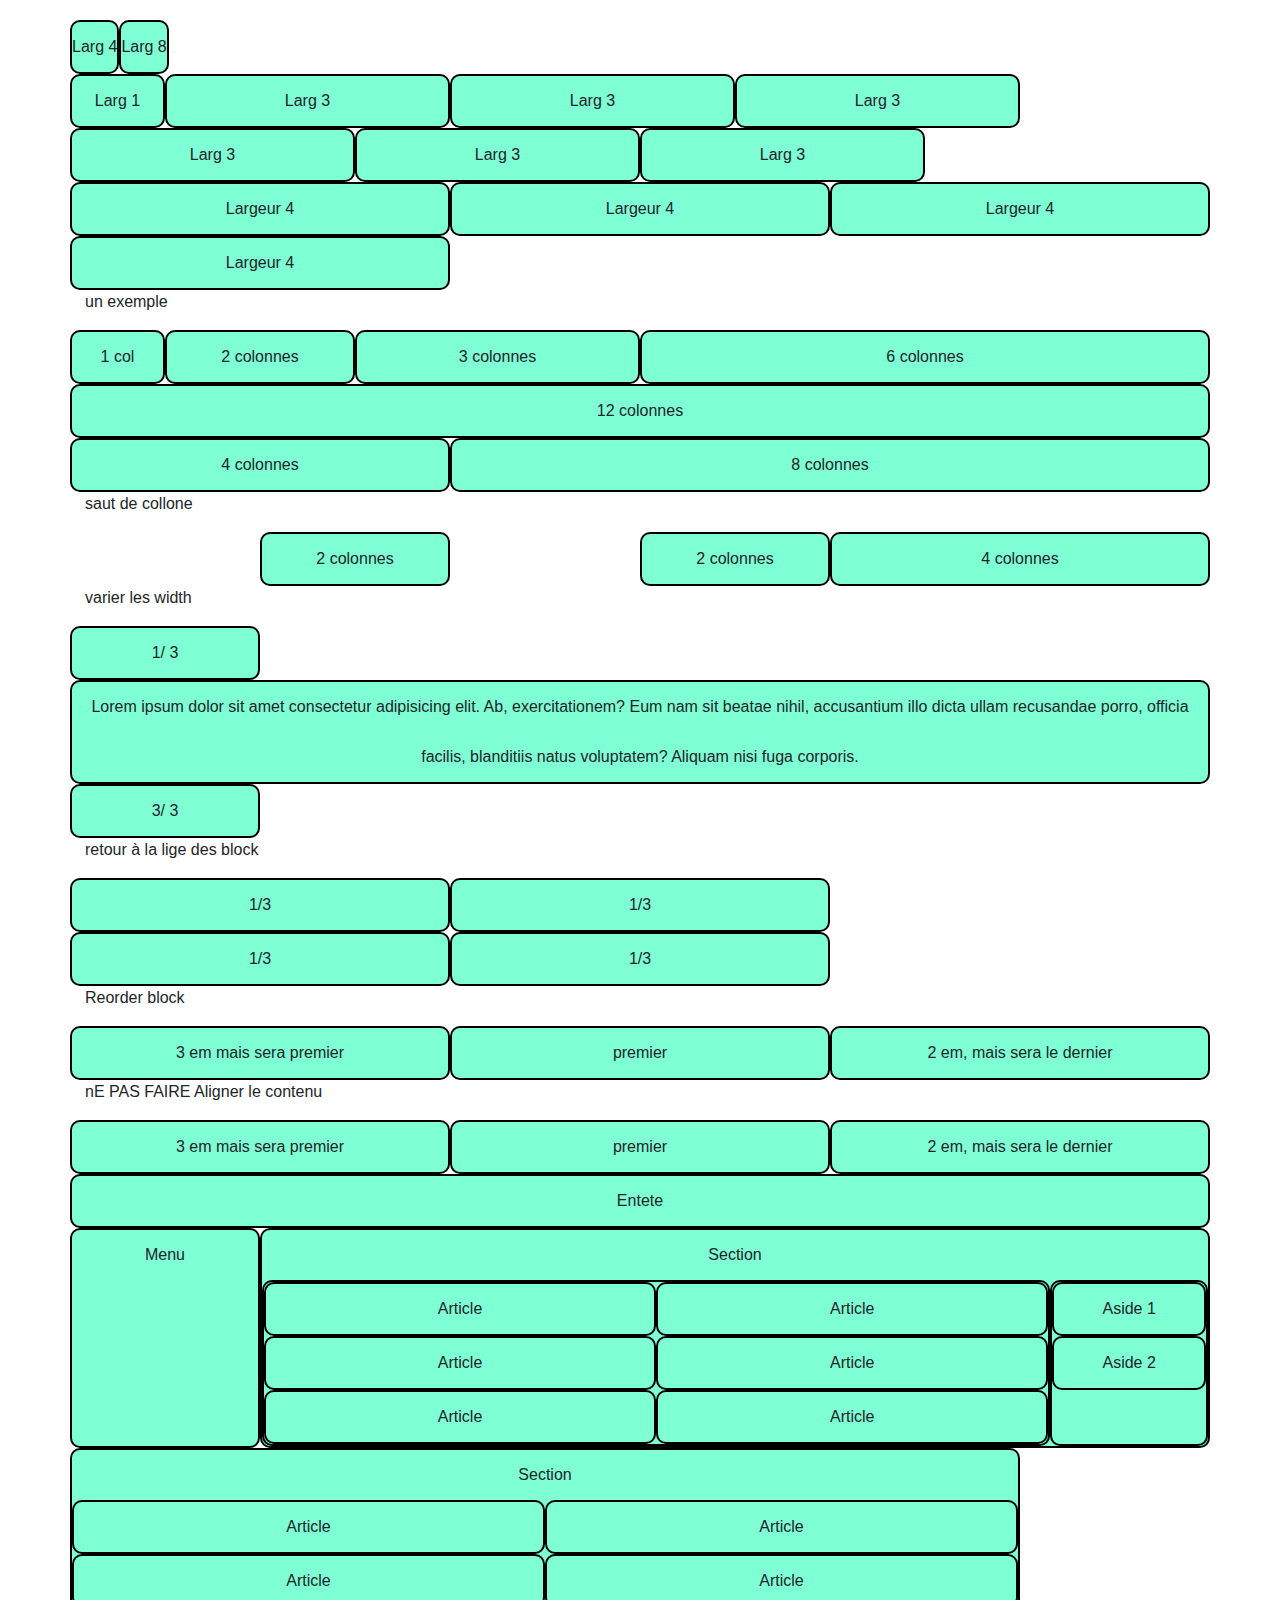
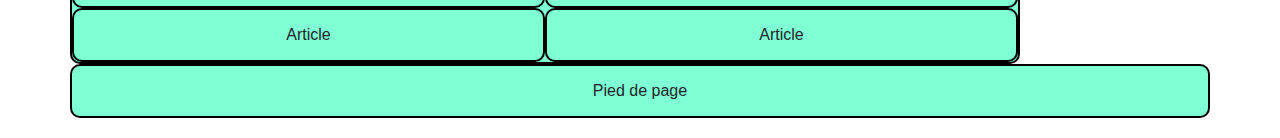
<file: Live SA Bootsrap/index.html>
<!DOCTYPE html>
<html lang="en">
<head>
<meta charset="UTF-8">
<meta name="viewport" content="width=device-width, initial-scale=1.0">
<meta http-equiv="X-UA-Compatible" content="ie=edge">
<meta name="Description" content="Enter your description here"/>
<link rel="stylesheet" href="css/bootstrap.css">
<link rel="stylesheet" href="css/style.css">
<title>Title</title>

</head>

<body>
    
<div class="container">

    <!-- un premier exemple sur un petit ecran expliquer mais ne pas aller sur navigateur -->
 <div class="row">
    <div class="col-xs-4" > Larg 4 </div>
    <div class="col-xs-8" > Larg 8 </div>

</div>
<!-- effacer le premier et remplacer sur tablet -->
<div class="row">
   <div class="col-md-1" > Larg 1 </div>
   <div class="col-md-3" > Larg 3 </div>
   <div class="col-md-3" > Larg 3 </div>
   
   <div class="col-xs-4 col-md-3" > Larg 3 </div>
   <div class="col-md-3" > Larg 3 </div>
   <div class="col-md-3" > Larg 3 </div>
   <div class="col-md-3" > Larg 3 </div>
</div>
<!-- sur grand ecran aller tester sur  -->
<div class="row">
   <div class="col-lg-4">Largeur 4</div>
   <div class="col-lg-4">Largeur 4</div>
   <div class="col-lg-4">Largeur 4</div>
   <div class="col-lg-4">Largeur 4</div>
 </div>

 <!-- essayer davoir que  ceci c'est plus jolie -->
 <p>un exemple </p>
    <div class="row">
        <div class="col-lg-1">1 col</div>
        <div class="col-lg-2">2 colonnes</div>
        <div class="col-lg-3">3 colonnes</div>
        <div class="col-lg-6">6 colonnes</div>
    </div>
    <div class="row">
        <div class="col-lg-12">12 colonnes</div>
    </div>
    <div class="row">
        <div class="col-lg-4">4 colonnes</div>
        <div class="col-lg-8">8 colonnes</div>
    </div>


  <!--  essayer d sauter des collone classe mx-auto
     (prend les pile qui reste et l'ajoute depart et d'aure de la collone) 
     sur b3 vous verrai offset copie dernier row et tester -->
     <p> saut de collone </p>
<div class="row">
    <div class=" mx-auto col-md-2    ">2 colonnes</div>
    <div class="col-md-2  ">2 colonnes</div>
    <div class="  col-md-4 ">4 colonnes</div>

</div>

<!-- Variier les width (on avait montreé que par defaut boostrap varie la longeur des cellules )
   avec le contenu -auto à la place des chiffres faire 2/3 puis auto   --> 
   <p>varier les width</p>
<div class="row">
    <div class="col-lg-2"> 1/  3   </div>
    <div class="col-lg-auto"> Lorem ipsum dolor sit amet consectetur adipisicing elit. Ab, exercitationem? Eum nam sit beatae nihil, accusantium illo dicta ullam recusandae porro, officia facilis, blanditiis natus voluptatem? Aliquam nisi fuga corporis.   </div>
    <div class="col-lg-2"> 3/ 3   </div>     
 
</div>


<!-- Creer un retour à la ligne des block qvec div.w-100 montrr dabord les 3 div apres ajouter le 4 -->
<p>retour à la lige des block </p>
<div class="row">
  <div class="col-md-4">1/3</div>
  <div class="col-md-4">1/3</div>
  <div class="w-100"></div>
  <div class="col-md-4">1/3</div>
  <div class="col-md-4">1/3</div>

</div>

<!-- Reordonner les block  order-nombre ou order-last order-first-->
<p>Reorder block</p>

      <div class="row">
        <div class="col-md-4 order-2">premier</div>
        <div class="col-md-4 order-12">2 em, mais sera le dernier</div>
        <div class="col-md-4 order-1">3 em mais sera premier </div>
      </div>

      <!--  vous pouvez voir les class justify-content  align-items-start ,center , end  offset qui permet de  -->
      <p> nE PAS FAIRE Aligner le contenu </p>
      <div class="row align-items-start">
        <div class="col-md-4 order-2">premier</div>
        <div class="col-md-4 order-12">2 em, mais sera le dernier</div>
        <div class="col-md-4 order-1">3 em mais sera premier </div>
      </div>

<!-- fgg -->
<header class="row">
    <div class="col-lg-12">
      Entete
    </div>
  </header>
  <div class="row">
    <nav class="col-sm-2">
      Menu
    </nav>
    <section class="col-sm-10">
      Section
      <div class="row">
        <div class="col-sm-10">
          <div class="row">
            <article class="col-sm-6">
              Article
            </article>
            <article class="col-sm-6">
              Article
            </article>
            <article class="col-sm-6">
              Article
            </article>
            <article class="col-sm-6">
              Article
            </article>
            <article class="col-sm-6">
              Article
            </article>
            <article class="col-sm-6">
              Article
            </article>
          </div>
        </div>
        <div class="col-sm-2">
          <div class="row">
            <aside class="col-sm-12">
              Aside 1
            </aside>
            <aside class="col-sm-12">
              Aside 2
            </aside>
          </div>
        </div>
      </div>
    </section>
    <section class=" col-sm-10">
      Section
      <div class="row">
        <article class="col-sm-6">
          Article
        </article>
        <article class="col-sm-6">
          Article
        </article>
        <article class="col-sm-6">
          Article
        </article>
        <article class="col-sm-6">
          Article
        </article>
        <article class="col-sm-6">
          Article
        </article>
        <article class="col-sm-6">
          Article
        </article>
      </div>
    </section>
  </div>
  <footer class="row">
    <div class="col-lg-12">
      Pied de page
    </div>
  </footer>
 
  




 <!--container--> </div> 

  <!-- Rien n'interdit évidemment de 
    mélanger des classes des 3 catégories pour créer des effets particuliers avec
     certains éléments qui doivent s'empiler et d'autre pas (c'est même la stratégie utilisée pour la mise en page "responsive" 
    comme nous allons bientôt le voir)… -->

<!-- pour que l'on puisse bien visualiser on va mettre du css -->

<!-- [class*=col-] {
    background-color: aquamarine;
    border: solid 2px black;
    border-radius: 10px;
    line-height: 50px;
    text-align: center;
} -->
<!--La grille de Bootstrap doit être placée dans un conteneur. 
    Bootstrap propose  les classes container et container-fluid 

     La classe container contient et centre la grille sur une largeur fixe, 
     qui s'adapte en fonction de la largeur de l'écran

     La classe container-fluid permet à la grille d'occuper toute la largeur
     on va portez ici le choix sur container (div.container)
on selectionne le tout et on le met dans un container (faire le test aussi sur fluid) 

-->

<!-- On peut ajouter autant d col etvde roow que l'on veut -->


<script src="https://cdnjs.cloudflare.com/ajax/libs/jquery/3.5.1/jquery.min.js"></script>
<script src="https://cdnjs.cloudflare.com/ajax/libs/popper.js/1.16.1/umd/popper.min.js"></script>
<script src="js/bootstrap.js"></script>
</body>
</html>
</file>
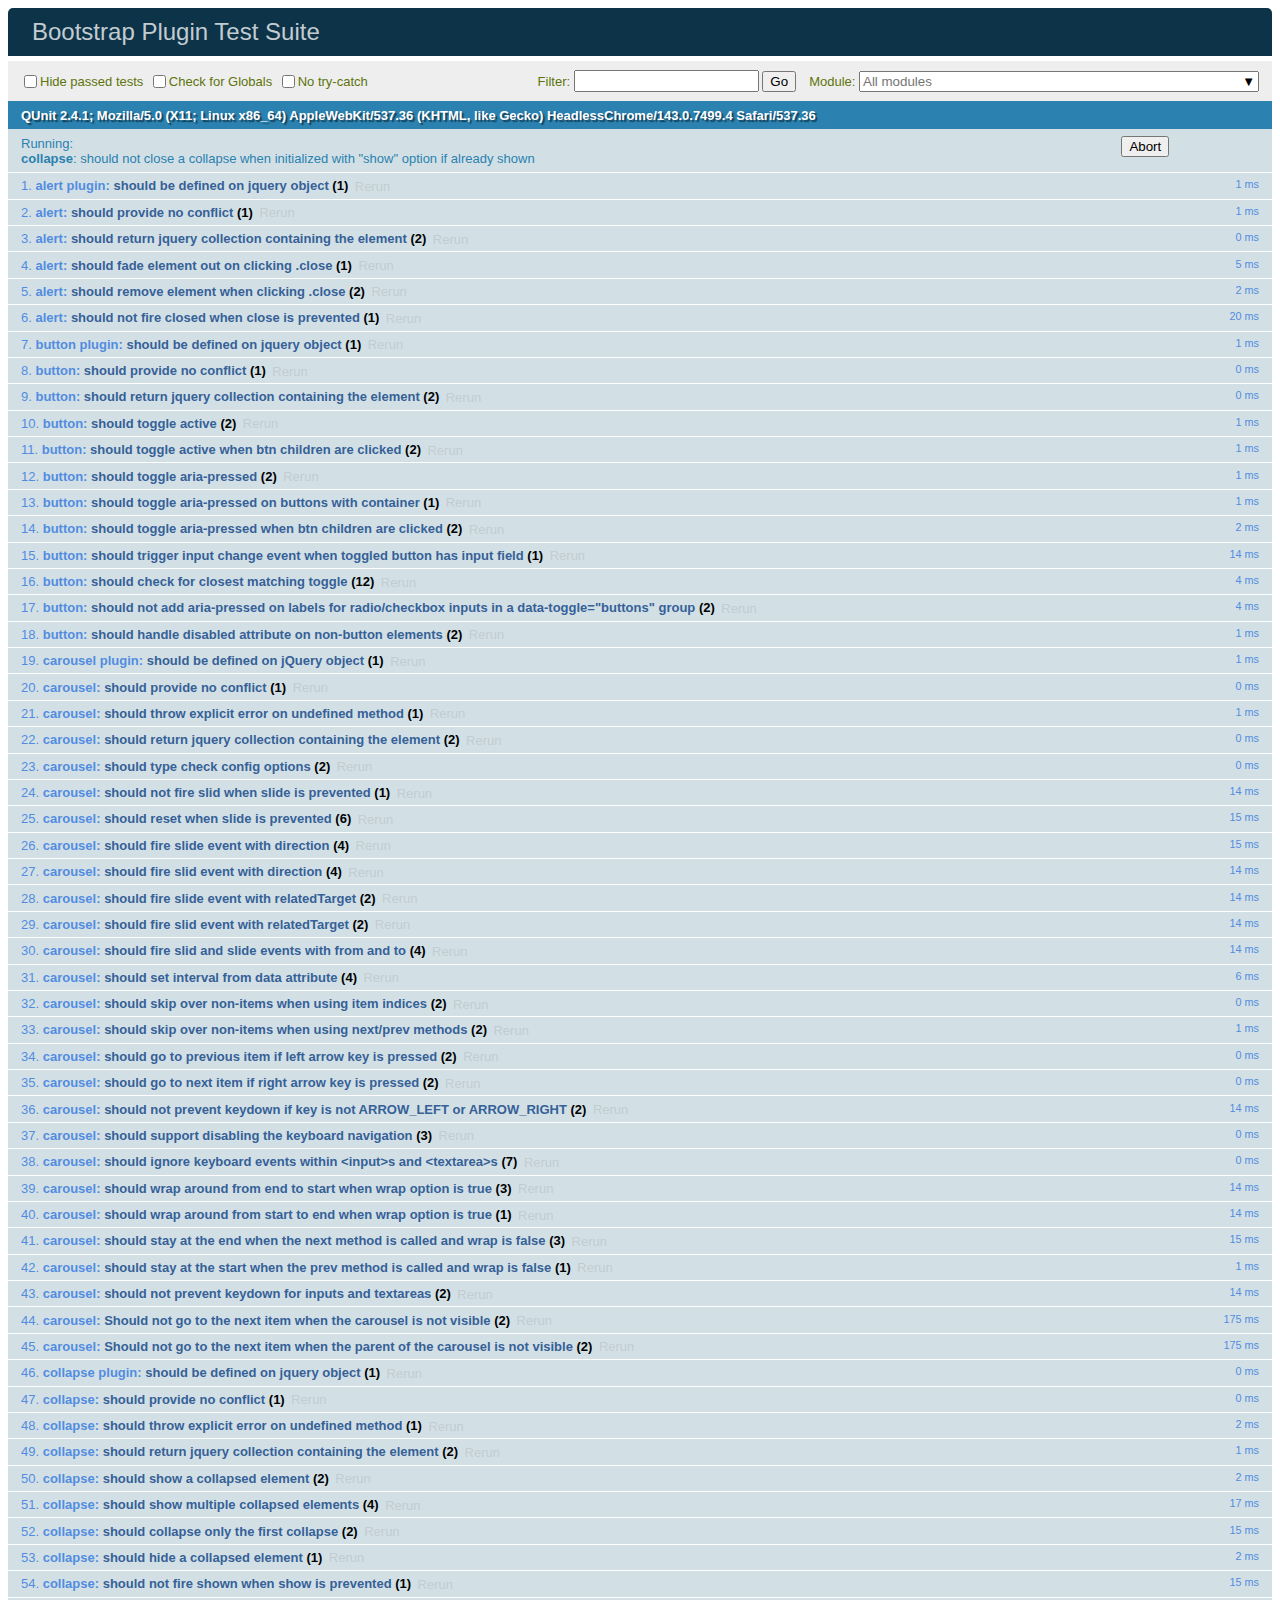
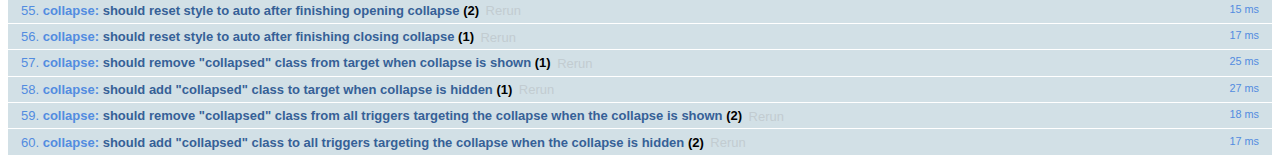
<file: Live SA Bootsrap/bootstrap-4.0.0 source/js/tests/index.html>
<!doctype html>
<html lang="en">
  <head>
    <meta charset="utf-8">
    <meta name="viewport" content="width=device-width, initial-scale=1, shrink-to-fit=no">
    <title>Bootstrap Plugin Test Suite</title>

    <!-- jQuery -->
    <script>
      (function () {
        var path = '../../assets/js/vendor/jquery-slim.min.js'
        // get jquery param from the query string.
        var jQueryVersion = location.search.match(/[?&]jquery=(.*?)(?=&|$)/)

        // If a version was specified, use that version from our vendor folder
        if (jQueryVersion) {
          path = 'vendor/jquery-' + jQueryVersion[1] + '.min.js'
        }
        document.write('<script src="' + path + '"><\/script>')
      }())
    </script>
    <script src="../../assets/js/vendor/popper.min.js"></script>

    <!-- QUnit -->
    <link rel="stylesheet" href="vendor/qunit.css" media="screen">
    <script src="vendor/qunit.js"></script>

    <script>
      // Disable jQuery event aliases to ensure we don't accidentally use any of them
      [
        'blur',
        'focus',
        'focusin',
        'focusout',
        'resize',
        'scroll',
        'click',
        'dblclick',
        'mousedown',
        'mouseup',
        'mousemove',
        'mouseover',
        'mouseout',
        'mouseenter',
        'mouseleave',
        'change',
        'select',
        'submit',
        'keydown',
        'keypress',
        'keyup',
        'contextmenu'
      ].forEach(function(eventAlias) {
        $.fn[eventAlias] = function() {
          throw new Error('Using the ".' + eventAlias + '()" method is not allowed, so that Bootstrap can be compatible with custom jQuery builds which exclude the "event aliases" module that defines said method. See https://github.com/twbs/bootstrap/blob/master/CONTRIBUTING.md#js')
        }
      })

      // Require assert.expect in each test
      QUnit.config.requireExpects = true

      // See https://github.com/axemclion/grunt-saucelabs#test-result-details-with-qunit
      var log = []
      var testName

      QUnit.done(function(testResults) {
        var tests = []
        for (var i = 0; i < log.length; i++) {
          var details = log[i]
          tests.push({
            name: details.name,
            result: details.result,
            expected: details.expected,
            actual: details.actual,
            source: details.source
          })
        }
        testResults.tests = tests

        window.global_test_results = testResults
      })

      QUnit.testStart(function(testDetails) {
        QUnit.log(function(details) {
          if (!details.result) {
            details.name = testDetails.name
            log.push(details)
          }
        })
      })

      // Display fixture on-screen on iOS to avoid false positives
      // See https://github.com/twbs/bootstrap/pull/15955
      if (/iPhone|iPad|iPod/.test(navigator.userAgent)) {
        QUnit.begin(function() {
          $('#qunit-fixture').css({ top: 0, left: 0 })
        })

        QUnit.done(function() {
          $('#qunit-fixture').css({ top: '', left: '' })
        })
      }
    </script>

    <!-- Transpiled Plugins -->
    <script src="../dist/util.js"></script>
    <script src="../dist/alert.js"></script>
    <script src="../dist/button.js"></script>
    <script src="../dist/carousel.js"></script>
    <script src="../dist/collapse.js"></script>
    <script src="../dist/dropdown.js"></script>
    <script src="../dist/modal.js"></script>
    <script src="../dist/scrollspy.js"></script>
    <script src="../dist/tab.js"></script>
    <script src="../dist/tooltip.js"></script>
    <script src="../dist/popover.js"></script>

    <!-- Unit Tests -->
    <script src="unit/alert.js"></script>
    <script src="unit/button.js"></script>
    <script src="unit/carousel.js"></script>
    <script src="unit/collapse.js"></script>
    <script src="unit/dropdown.js"></script>
    <script src="unit/modal.js"></script>
    <script src="unit/scrollspy.js"></script>
    <script src="unit/tab.js"></script>
    <script src="unit/tooltip.js"></script>
    <script src="unit/popover.js"></script>
    <script src="unit/util.js"></script>
  </head>
  <body>
    <div id="qunit-container">
      <div id="qunit"></div>
      <div id="qunit-fixture"></div>
    </div>
  </body>
</html>
</file>
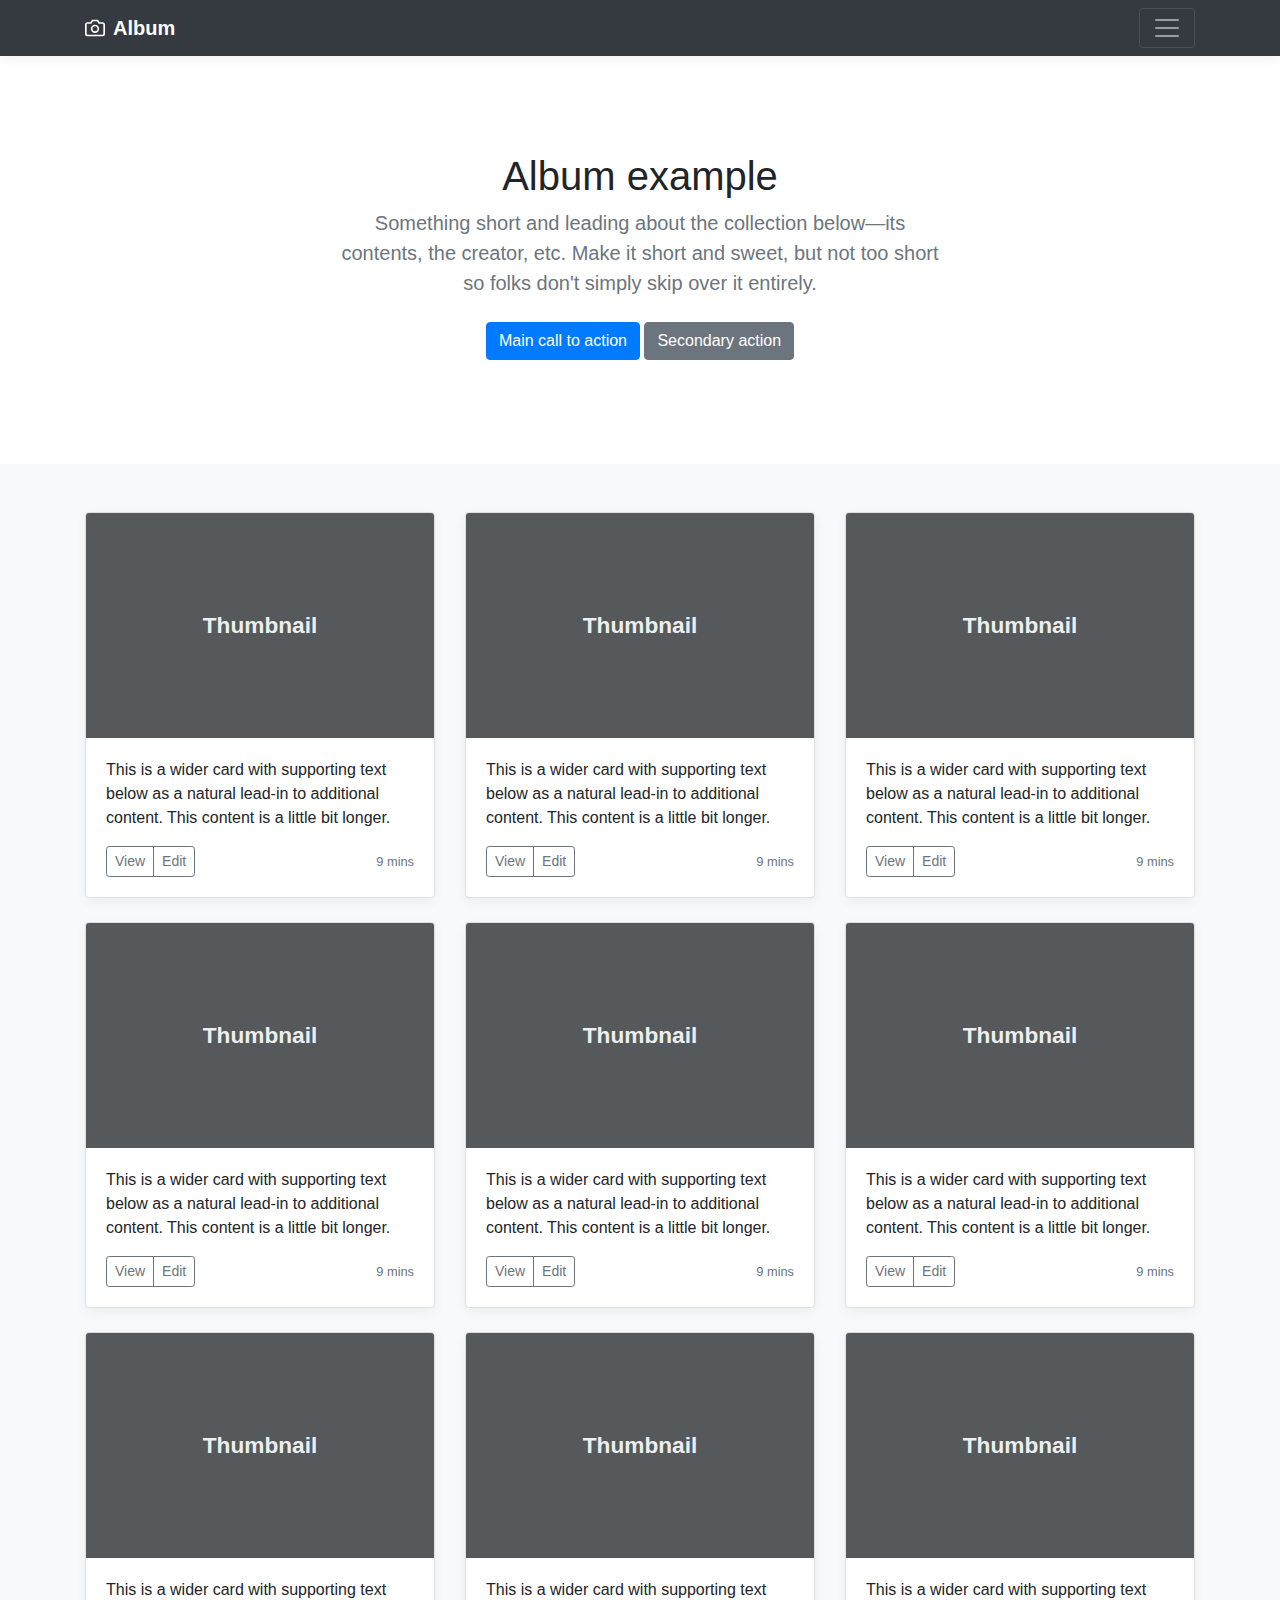
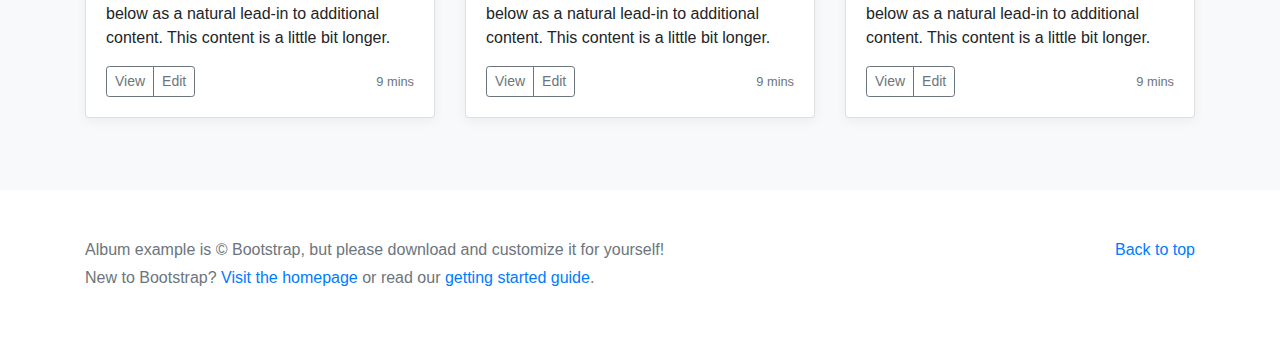
<file: Live SA Bootsrap/bootstrap-4.0.0 source/docs/4.0/examples/album/index.html>
<!doctype html>
<html lang="en">
  <head>
    <meta charset="utf-8">
    <meta name="viewport" content="width=device-width, initial-scale=1, shrink-to-fit=no">
    <meta name="description" content="">
    <meta name="author" content="">
    <link rel="icon" href="../../../../favicon.ico">

    <title>Album example for Bootstrap</title>

    <!-- Bootstrap core CSS -->
    <link href="../../../../dist/css/bootstrap.min.css" rel="stylesheet">

    <!-- Custom styles for this template -->
    <link href="album.css" rel="stylesheet">
  </head>

  <body>

    <header>
      <div class="collapse bg-dark" id="navbarHeader">
        <div class="container">
          <div class="row">
            <div class="col-sm-8 col-md-7 py-4">
              <h4 class="text-white">About</h4>
              <p class="text-muted">Add some information about the album below, the author, or any other background context. Make it a few sentences long so folks can pick up some informative tidbits. Then, link them off to some social networking sites or contact information.</p>
            </div>
            <div class="col-sm-4 offset-md-1 py-4">
              <h4 class="text-white">Contact</h4>
              <ul class="list-unstyled">
                <li><a href="#" class="text-white">Follow on Twitter</a></li>
                <li><a href="#" class="text-white">Like on Facebook</a></li>
                <li><a href="#" class="text-white">Email me</a></li>
              </ul>
            </div>
          </div>
        </div>
      </div>
      <div class="navbar navbar-dark bg-dark box-shadow">
        <div class="container d-flex justify-content-between">
          <a href="#" class="navbar-brand d-flex align-items-center">
            <svg xmlns="http://www.w3.org/2000/svg" width="20" height="20" viewBox="0 0 24 24" fill="none" stroke="currentColor" stroke-width="2" stroke-linecap="round" stroke-linejoin="round" class="mr-2"><path d="M23 19a2 2 0 0 1-2 2H3a2 2 0 0 1-2-2V8a2 2 0 0 1 2-2h4l2-3h6l2 3h4a2 2 0 0 1 2 2z"></path><circle cx="12" cy="13" r="4"></circle></svg>
            <strong>Album</strong>
          </a>
          <button class="navbar-toggler" type="button" data-toggle="collapse" data-target="#navbarHeader" aria-controls="navbarHeader" aria-expanded="false" aria-label="Toggle navigation">
            <span class="navbar-toggler-icon"></span>
          </button>
        </div>
      </div>
    </header>

    <main role="main">

      <section class="jumbotron text-center">
        <div class="container">
          <h1 class="jumbotron-heading">Album example</h1>
          <p class="lead text-muted">Something short and leading about the collection below—its contents, the creator, etc. Make it short and sweet, but not too short so folks don't simply skip over it entirely.</p>
          <p>
            <a href="#" class="btn btn-primary my-2">Main call to action</a>
            <a href="#" class="btn btn-secondary my-2">Secondary action</a>
          </p>
        </div>
      </section>

      <div class="album py-5 bg-light">
        <div class="container">

          <div class="row">
            <div class="col-md-4">
              <div class="card mb-4 box-shadow">
                <img class="card-img-top" data-src="holder.js/100px225?theme=thumb&bg=55595c&fg=eceeef&text=Thumbnail" alt="Card image cap">
                <div class="card-body">
                  <p class="card-text">This is a wider card with supporting text below as a natural lead-in to additional content. This content is a little bit longer.</p>
                  <div class="d-flex justify-content-between align-items-center">
                    <div class="btn-group">
                      <button type="button" class="btn btn-sm btn-outline-secondary">View</button>
                      <button type="button" class="btn btn-sm btn-outline-secondary">Edit</button>
                    </div>
                    <small class="text-muted">9 mins</small>
                  </div>
                </div>
              </div>
            </div>
            <div class="col-md-4">
              <div class="card mb-4 box-shadow">
                <img class="card-img-top" data-src="holder.js/100px225?theme=thumb&bg=55595c&fg=eceeef&text=Thumbnail" alt="Card image cap">
                <div class="card-body">
                  <p class="card-text">This is a wider card with supporting text below as a natural lead-in to additional content. This content is a little bit longer.</p>
                  <div class="d-flex justify-content-between align-items-center">
                    <div class="btn-group">
                      <button type="button" class="btn btn-sm btn-outline-secondary">View</button>
                      <button type="button" class="btn btn-sm btn-outline-secondary">Edit</button>
                    </div>
                    <small class="text-muted">9 mins</small>
                  </div>
                </div>
              </div>
            </div>
            <div class="col-md-4">
              <div class="card mb-4 box-shadow">
                <img class="card-img-top" data-src="holder.js/100px225?theme=thumb&bg=55595c&fg=eceeef&text=Thumbnail" alt="Card image cap">
                <div class="card-body">
                  <p class="card-text">This is a wider card with supporting text below as a natural lead-in to additional content. This content is a little bit longer.</p>
                  <div class="d-flex justify-content-between align-items-center">
                    <div class="btn-group">
                      <button type="button" class="btn btn-sm btn-outline-secondary">View</button>
                      <button type="button" class="btn btn-sm btn-outline-secondary">Edit</button>
                    </div>
                    <small class="text-muted">9 mins</small>
                  </div>
                </div>
              </div>
            </div>

            <div class="col-md-4">
              <div class="card mb-4 box-shadow">
                <img class="card-img-top" data-src="holder.js/100px225?theme=thumb&bg=55595c&fg=eceeef&text=Thumbnail" alt="Card image cap">
                <div class="card-body">
                  <p class="card-text">This is a wider card with supporting text below as a natural lead-in to additional content. This content is a little bit longer.</p>
                  <div class="d-flex justify-content-between align-items-center">
                    <div class="btn-group">
                      <button type="button" class="btn btn-sm btn-outline-secondary">View</button>
                      <button type="button" class="btn btn-sm btn-outline-secondary">Edit</button>
                    </div>
                    <small class="text-muted">9 mins</small>
                  </div>
                </div>
              </div>
            </div>
            <div class="col-md-4">
              <div class="card mb-4 box-shadow">
                <img class="card-img-top" data-src="holder.js/100px225?theme=thumb&bg=55595c&fg=eceeef&text=Thumbnail" alt="Card image cap">
                <div class="card-body">
                  <p class="card-text">This is a wider card with supporting text below as a natural lead-in to additional content. This content is a little bit longer.</p>
                  <div class="d-flex justify-content-between align-items-center">
                    <div class="btn-group">
                      <button type="button" class="btn btn-sm btn-outline-secondary">View</button>
                      <button type="button" class="btn btn-sm btn-outline-secondary">Edit</button>
                    </div>
                    <small class="text-muted">9 mins</small>
                  </div>
                </div>
              </div>
            </div>
            <div class="col-md-4">
              <div class="card mb-4 box-shadow">
                <img class="card-img-top" data-src="holder.js/100px225?theme=thumb&bg=55595c&fg=eceeef&text=Thumbnail" alt="Card image cap">
                <div class="card-body">
                  <p class="card-text">This is a wider card with supporting text below as a natural lead-in to additional content. This content is a little bit longer.</p>
                  <div class="d-flex justify-content-between align-items-center">
                    <div class="btn-group">
                      <button type="button" class="btn btn-sm btn-outline-secondary">View</button>
                      <button type="button" class="btn btn-sm btn-outline-secondary">Edit</button>
                    </div>
                    <small class="text-muted">9 mins</small>
                  </div>
                </div>
              </div>
            </div>

            <div class="col-md-4">
              <div class="card mb-4 box-shadow">
                <img class="card-img-top" data-src="holder.js/100px225?theme=thumb&bg=55595c&fg=eceeef&text=Thumbnail" alt="Card image cap">
                <div class="card-body">
                  <p class="card-text">This is a wider card with supporting text below as a natural lead-in to additional content. This content is a little bit longer.</p>
                  <div class="d-flex justify-content-between align-items-center">
                    <div class="btn-group">
                      <button type="button" class="btn btn-sm btn-outline-secondary">View</button>
                      <button type="button" class="btn btn-sm btn-outline-secondary">Edit</button>
                    </div>
                    <small class="text-muted">9 mins</small>
                  </div>
                </div>
              </div>
            </div>
            <div class="col-md-4">
              <div class="card mb-4 box-shadow">
                <img class="card-img-top" data-src="holder.js/100px225?theme=thumb&bg=55595c&fg=eceeef&text=Thumbnail" alt="Card image cap">
                <div class="card-body">
                  <p class="card-text">This is a wider card with supporting text below as a natural lead-in to additional content. This content is a little bit longer.</p>
                  <div class="d-flex justify-content-between align-items-center">
                    <div class="btn-group">
                      <button type="button" class="btn btn-sm btn-outline-secondary">View</button>
                      <button type="button" class="btn btn-sm btn-outline-secondary">Edit</button>
                    </div>
                    <small class="text-muted">9 mins</small>
                  </div>
                </div>
              </div>
            </div>
            <div class="col-md-4">
              <div class="card mb-4 box-shadow">
                <img class="card-img-top" data-src="holder.js/100px225?theme=thumb&bg=55595c&fg=eceeef&text=Thumbnail" alt="Card image cap">
                <div class="card-body">
                  <p class="card-text">This is a wider card with supporting text below as a natural lead-in to additional content. This content is a little bit longer.</p>
                  <div class="d-flex justify-content-between align-items-center">
                    <div class="btn-group">
                      <button type="button" class="btn btn-sm btn-outline-secondary">View</button>
                      <button type="button" class="btn btn-sm btn-outline-secondary">Edit</button>
                    </div>
                    <small class="text-muted">9 mins</small>
                  </div>
                </div>
              </div>
            </div>
          </div>
        </div>
      </div>

    </main>

    <footer class="text-muted">
      <div class="container">
        <p class="float-right">
          <a href="#">Back to top</a>
        </p>
        <p>Album example is &copy; Bootstrap, but please download and customize it for yourself!</p>
        <p>New to Bootstrap? <a href="../../">Visit the homepage</a> or read our <a href="../../getting-started/">getting started guide</a>.</p>
      </div>
    </footer>

    <!-- Bootstrap core JavaScript
    ================================================== -->
    <!-- Placed at the end of the document so the pages load faster -->
    <script src="https://code.jquery.com/jquery-3.2.1.slim.min.js" integrity="sha384-KJ3o2DKtIkvYIK3UENzmM7KCkRr/rE9/Qpg6aAZGJwFDMVNA/GpGFF93hXpG5KkN" crossorigin="anonymous"></script>
    <script>window.jQuery || document.write('<script src="../../../../assets/js/vendor/jquery-slim.min.js"><\/script>')</script>
    <script src="../../../../assets/js/vendor/popper.min.js"></script>
    <script src="../../../../dist/js/bootstrap.min.js"></script>
    <script src="../../../../assets/js/vendor/holder.min.js"></script>
  </body>
</html>
</file>
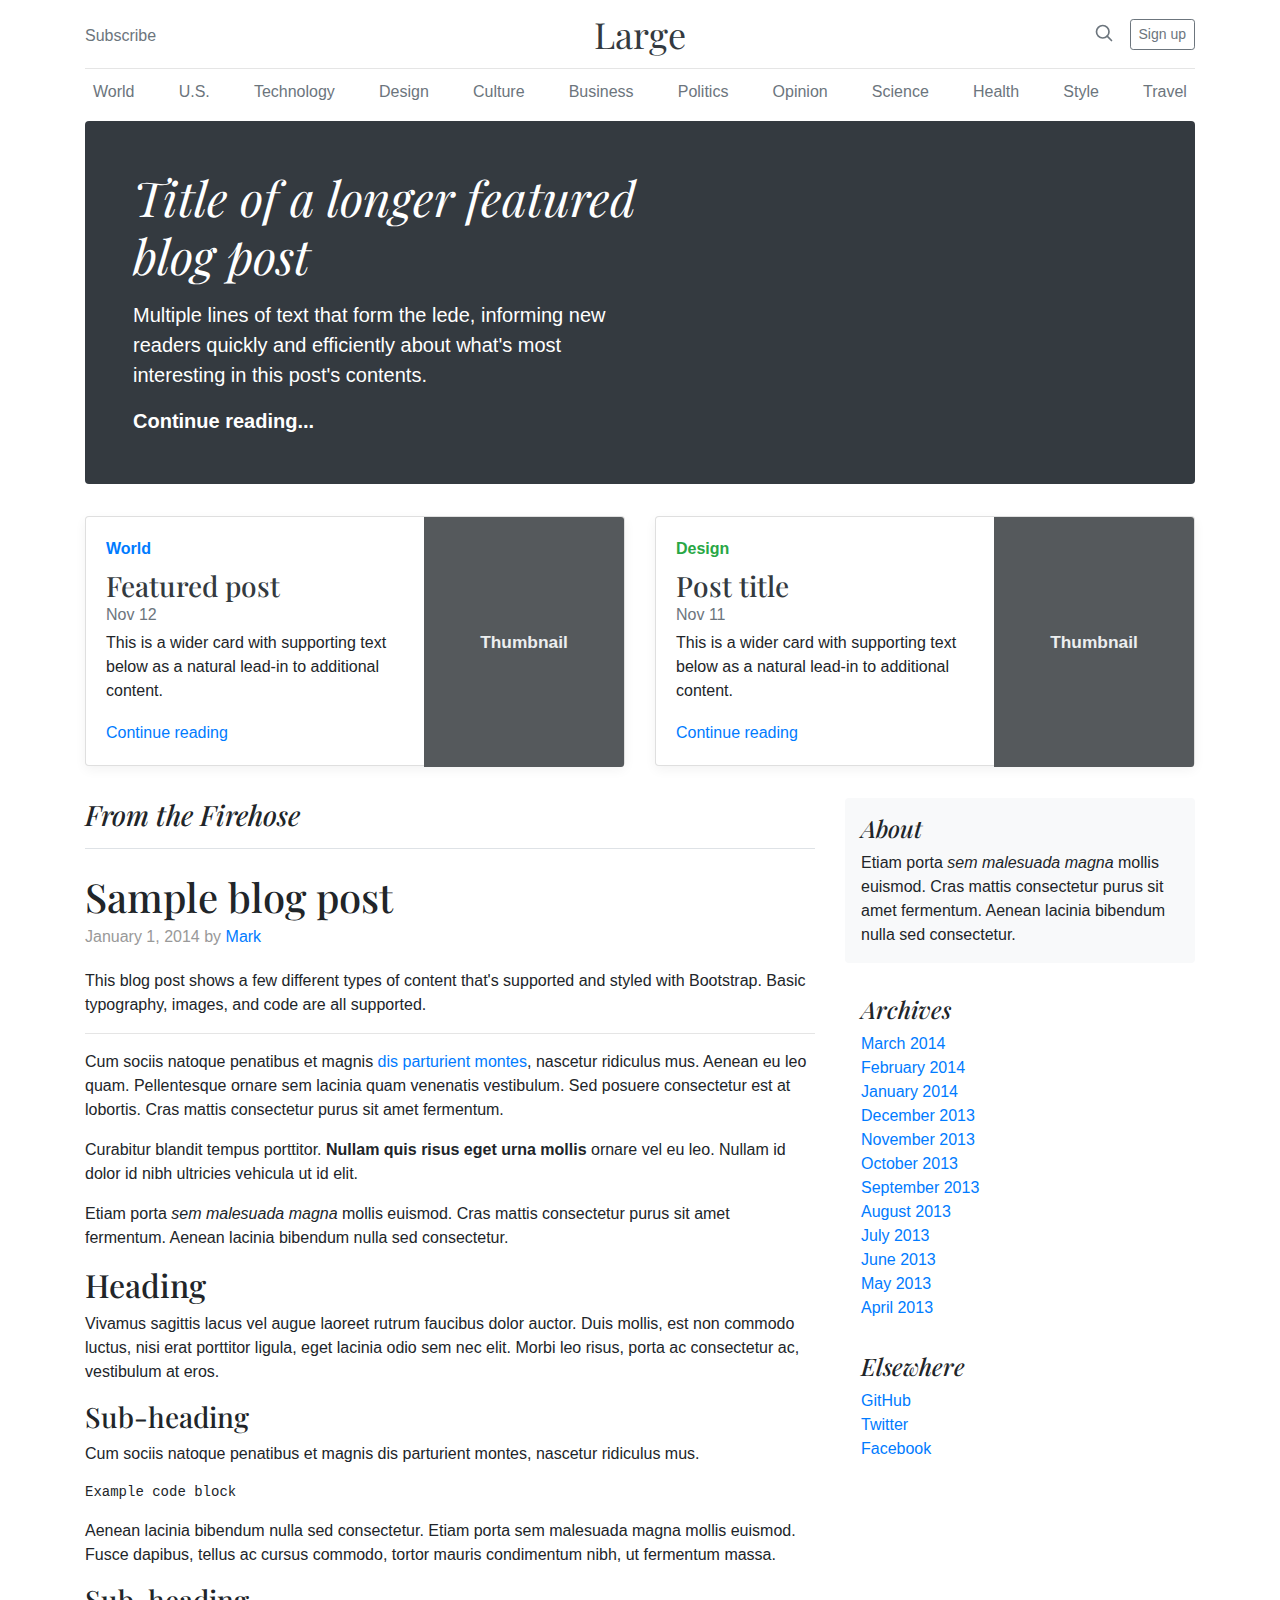
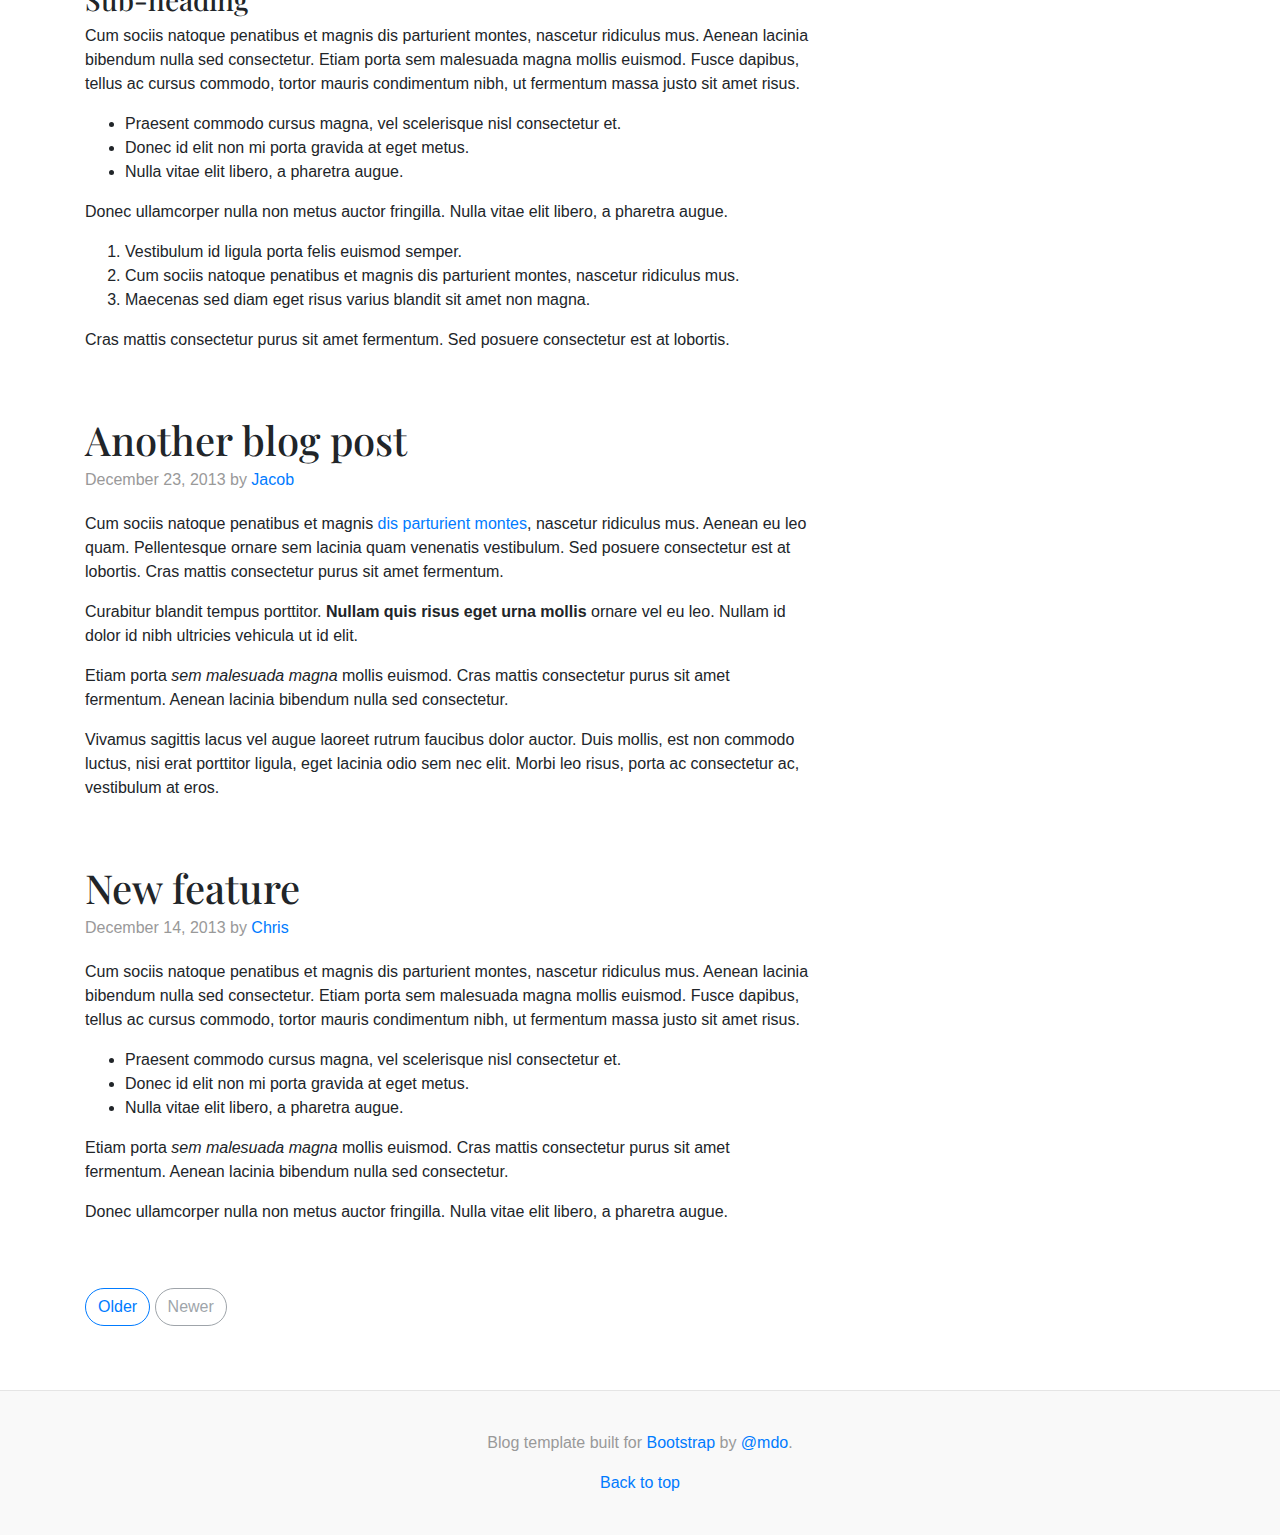
<file: Live SA Bootsrap/bootstrap-4.0.0 source/docs/4.0/examples/blog/index.html>
<!doctype html>
<html lang="en">
  <head>
    <meta charset="utf-8">
    <meta name="viewport" content="width=device-width, initial-scale=1, shrink-to-fit=no">
    <meta name="description" content="">
    <meta name="author" content="">
    <link rel="icon" href="../../../../favicon.ico">

    <title>Blog Template for Bootstrap</title>

    <!-- Bootstrap core CSS -->
    <link href="../../../../dist/css/bootstrap.min.css" rel="stylesheet">

    <!-- Custom styles for this template -->
    <link href="https://fonts.googleapis.com/css?family=Playfair+Display:700,900" rel="stylesheet">
    <link href="blog.css" rel="stylesheet">
  </head>

  <body>

    <div class="container">
      <header class="blog-header py-3">
        <div class="row flex-nowrap justify-content-between align-items-center">
          <div class="col-4 pt-1">
            <a class="text-muted" href="#">Subscribe</a>
          </div>
          <div class="col-4 text-center">
            <a class="blog-header-logo text-dark" href="#">Large</a>
          </div>
          <div class="col-4 d-flex justify-content-end align-items-center">
            <a class="text-muted" href="#">
              <svg xmlns="http://www.w3.org/2000/svg" width="20" height="20" viewBox="0 0 24 24" fill="none" stroke="currentColor" stroke-width="2" stroke-linecap="round" stroke-linejoin="round" class="mx-3"><circle cx="10.5" cy="10.5" r="7.5"></circle><line x1="21" y1="21" x2="15.8" y2="15.8"></line></svg>
            </a>
            <a class="btn btn-sm btn-outline-secondary" href="#">Sign up</a>
          </div>
        </div>
      </header>

      <div class="nav-scroller py-1 mb-2">
        <nav class="nav d-flex justify-content-between">
          <a class="p-2 text-muted" href="#">World</a>
          <a class="p-2 text-muted" href="#">U.S.</a>
          <a class="p-2 text-muted" href="#">Technology</a>
          <a class="p-2 text-muted" href="#">Design</a>
          <a class="p-2 text-muted" href="#">Culture</a>
          <a class="p-2 text-muted" href="#">Business</a>
          <a class="p-2 text-muted" href="#">Politics</a>
          <a class="p-2 text-muted" href="#">Opinion</a>
          <a class="p-2 text-muted" href="#">Science</a>
          <a class="p-2 text-muted" href="#">Health</a>
          <a class="p-2 text-muted" href="#">Style</a>
          <a class="p-2 text-muted" href="#">Travel</a>
        </nav>
      </div>

      <div class="jumbotron p-3 p-md-5 text-white rounded bg-dark">
        <div class="col-md-6 px-0">
          <h1 class="display-4 font-italic">Title of a longer featured blog post</h1>
          <p class="lead my-3">Multiple lines of text that form the lede, informing new readers quickly and efficiently about what's most interesting in this post's contents.</p>
          <p class="lead mb-0"><a href="#" class="text-white font-weight-bold">Continue reading...</a></p>
        </div>
      </div>

      <div class="row mb-2">
        <div class="col-md-6">
          <div class="card flex-md-row mb-4 box-shadow h-md-250">
            <div class="card-body d-flex flex-column align-items-start">
              <strong class="d-inline-block mb-2 text-primary">World</strong>
              <h3 class="mb-0">
                <a class="text-dark" href="#">Featured post</a>
              </h3>
              <div class="mb-1 text-muted">Nov 12</div>
              <p class="card-text mb-auto">This is a wider card with supporting text below as a natural lead-in to additional content.</p>
              <a href="#">Continue reading</a>
            </div>
            <img class="card-img-right flex-auto d-none d-md-block" data-src="holder.js/200x250?theme=thumb" alt="Card image cap">
          </div>
        </div>
        <div class="col-md-6">
          <div class="card flex-md-row mb-4 box-shadow h-md-250">
            <div class="card-body d-flex flex-column align-items-start">
              <strong class="d-inline-block mb-2 text-success">Design</strong>
              <h3 class="mb-0">
                <a class="text-dark" href="#">Post title</a>
              </h3>
              <div class="mb-1 text-muted">Nov 11</div>
              <p class="card-text mb-auto">This is a wider card with supporting text below as a natural lead-in to additional content.</p>
              <a href="#">Continue reading</a>
            </div>
            <img class="card-img-right flex-auto d-none d-md-block" data-src="holder.js/200x250?theme=thumb" alt="Card image cap">
          </div>
        </div>
      </div>
    </div>

    <main role="main" class="container">
      <div class="row">
        <div class="col-md-8 blog-main">
          <h3 class="pb-3 mb-4 font-italic border-bottom">
            From the Firehose
          </h3>

          <div class="blog-post">
            <h2 class="blog-post-title">Sample blog post</h2>
            <p class="blog-post-meta">January 1, 2014 by <a href="#">Mark</a></p>

            <p>This blog post shows a few different types of content that's supported and styled with Bootstrap. Basic typography, images, and code are all supported.</p>
            <hr>
            <p>Cum sociis natoque penatibus et magnis <a href="#">dis parturient montes</a>, nascetur ridiculus mus. Aenean eu leo quam. Pellentesque ornare sem lacinia quam venenatis vestibulum. Sed posuere consectetur est at lobortis. Cras mattis consectetur purus sit amet fermentum.</p>
            <blockquote>
              <p>Curabitur blandit tempus porttitor. <strong>Nullam quis risus eget urna mollis</strong> ornare vel eu leo. Nullam id dolor id nibh ultricies vehicula ut id elit.</p>
            </blockquote>
            <p>Etiam porta <em>sem malesuada magna</em> mollis euismod. Cras mattis consectetur purus sit amet fermentum. Aenean lacinia bibendum nulla sed consectetur.</p>
            <h2>Heading</h2>
            <p>Vivamus sagittis lacus vel augue laoreet rutrum faucibus dolor auctor. Duis mollis, est non commodo luctus, nisi erat porttitor ligula, eget lacinia odio sem nec elit. Morbi leo risus, porta ac consectetur ac, vestibulum at eros.</p>
            <h3>Sub-heading</h3>
            <p>Cum sociis natoque penatibus et magnis dis parturient montes, nascetur ridiculus mus.</p>
            <pre><code>Example code block</code></pre>
            <p>Aenean lacinia bibendum nulla sed consectetur. Etiam porta sem malesuada magna mollis euismod. Fusce dapibus, tellus ac cursus commodo, tortor mauris condimentum nibh, ut fermentum massa.</p>
            <h3>Sub-heading</h3>
            <p>Cum sociis natoque penatibus et magnis dis parturient montes, nascetur ridiculus mus. Aenean lacinia bibendum nulla sed consectetur. Etiam porta sem malesuada magna mollis euismod. Fusce dapibus, tellus ac cursus commodo, tortor mauris condimentum nibh, ut fermentum massa justo sit amet risus.</p>
            <ul>
              <li>Praesent commodo cursus magna, vel scelerisque nisl consectetur et.</li>
              <li>Donec id elit non mi porta gravida at eget metus.</li>
              <li>Nulla vitae elit libero, a pharetra augue.</li>
            </ul>
            <p>Donec ullamcorper nulla non metus auctor fringilla. Nulla vitae elit libero, a pharetra augue.</p>
            <ol>
              <li>Vestibulum id ligula porta felis euismod semper.</li>
              <li>Cum sociis natoque penatibus et magnis dis parturient montes, nascetur ridiculus mus.</li>
              <li>Maecenas sed diam eget risus varius blandit sit amet non magna.</li>
            </ol>
            <p>Cras mattis consectetur purus sit amet fermentum. Sed posuere consectetur est at lobortis.</p>
          </div><!-- /.blog-post -->

          <div class="blog-post">
            <h2 class="blog-post-title">Another blog post</h2>
            <p class="blog-post-meta">December 23, 2013 by <a href="#">Jacob</a></p>

            <p>Cum sociis natoque penatibus et magnis <a href="#">dis parturient montes</a>, nascetur ridiculus mus. Aenean eu leo quam. Pellentesque ornare sem lacinia quam venenatis vestibulum. Sed posuere consectetur est at lobortis. Cras mattis consectetur purus sit amet fermentum.</p>
            <blockquote>
              <p>Curabitur blandit tempus porttitor. <strong>Nullam quis risus eget urna mollis</strong> ornare vel eu leo. Nullam id dolor id nibh ultricies vehicula ut id elit.</p>
            </blockquote>
            <p>Etiam porta <em>sem malesuada magna</em> mollis euismod. Cras mattis consectetur purus sit amet fermentum. Aenean lacinia bibendum nulla sed consectetur.</p>
            <p>Vivamus sagittis lacus vel augue laoreet rutrum faucibus dolor auctor. Duis mollis, est non commodo luctus, nisi erat porttitor ligula, eget lacinia odio sem nec elit. Morbi leo risus, porta ac consectetur ac, vestibulum at eros.</p>
          </div><!-- /.blog-post -->

          <div class="blog-post">
            <h2 class="blog-post-title">New feature</h2>
            <p class="blog-post-meta">December 14, 2013 by <a href="#">Chris</a></p>

            <p>Cum sociis natoque penatibus et magnis dis parturient montes, nascetur ridiculus mus. Aenean lacinia bibendum nulla sed consectetur. Etiam porta sem malesuada magna mollis euismod. Fusce dapibus, tellus ac cursus commodo, tortor mauris condimentum nibh, ut fermentum massa justo sit amet risus.</p>
            <ul>
              <li>Praesent commodo cursus magna, vel scelerisque nisl consectetur et.</li>
              <li>Donec id elit non mi porta gravida at eget metus.</li>
              <li>Nulla vitae elit libero, a pharetra augue.</li>
            </ul>
            <p>Etiam porta <em>sem malesuada magna</em> mollis euismod. Cras mattis consectetur purus sit amet fermentum. Aenean lacinia bibendum nulla sed consectetur.</p>
            <p>Donec ullamcorper nulla non metus auctor fringilla. Nulla vitae elit libero, a pharetra augue.</p>
          </div><!-- /.blog-post -->

          <nav class="blog-pagination">
            <a class="btn btn-outline-primary" href="#">Older</a>
            <a class="btn btn-outline-secondary disabled" href="#">Newer</a>
          </nav>

        </div><!-- /.blog-main -->

        <aside class="col-md-4 blog-sidebar">
          <div class="p-3 mb-3 bg-light rounded">
            <h4 class="font-italic">About</h4>
            <p class="mb-0">Etiam porta <em>sem malesuada magna</em> mollis euismod. Cras mattis consectetur purus sit amet fermentum. Aenean lacinia bibendum nulla sed consectetur.</p>
          </div>

          <div class="p-3">
            <h4 class="font-italic">Archives</h4>
            <ol class="list-unstyled mb-0">
              <li><a href="#">March 2014</a></li>
              <li><a href="#">February 2014</a></li>
              <li><a href="#">January 2014</a></li>
              <li><a href="#">December 2013</a></li>
              <li><a href="#">November 2013</a></li>
              <li><a href="#">October 2013</a></li>
              <li><a href="#">September 2013</a></li>
              <li><a href="#">August 2013</a></li>
              <li><a href="#">July 2013</a></li>
              <li><a href="#">June 2013</a></li>
              <li><a href="#">May 2013</a></li>
              <li><a href="#">April 2013</a></li>
            </ol>
          </div>

          <div class="p-3">
            <h4 class="font-italic">Elsewhere</h4>
            <ol class="list-unstyled">
              <li><a href="#">GitHub</a></li>
              <li><a href="#">Twitter</a></li>
              <li><a href="#">Facebook</a></li>
            </ol>
          </div>
        </aside><!-- /.blog-sidebar -->

      </div><!-- /.row -->

    </main><!-- /.container -->

    <footer class="blog-footer">
      <p>Blog template built for <a href="https://getbootstrap.com/">Bootstrap</a> by <a href="https://twitter.com/mdo">@mdo</a>.</p>
      <p>
        <a href="#">Back to top</a>
      </p>
    </footer>

    <!-- Bootstrap core JavaScript
    ================================================== -->
    <!-- Placed at the end of the document so the pages load faster -->
    <script src="https://code.jquery.com/jquery-3.2.1.slim.min.js" integrity="sha384-KJ3o2DKtIkvYIK3UENzmM7KCkRr/rE9/Qpg6aAZGJwFDMVNA/GpGFF93hXpG5KkN" crossorigin="anonymous"></script>
    <script>window.jQuery || document.write('<script src="../../../../assets/js/vendor/jquery-slim.min.js"><\/script>')</script>
    <script src="../../../../assets/js/vendor/popper.min.js"></script>
    <script src="../../../../dist/js/bootstrap.min.js"></script>
    <script src="../../../../assets/js/vendor/holder.min.js"></script>
    <script>
      Holder.addTheme('thumb', {
        bg: '#55595c',
        fg: '#eceeef',
        text: 'Thumbnail'
      });
    </script>
  </body>
</html>
</file>
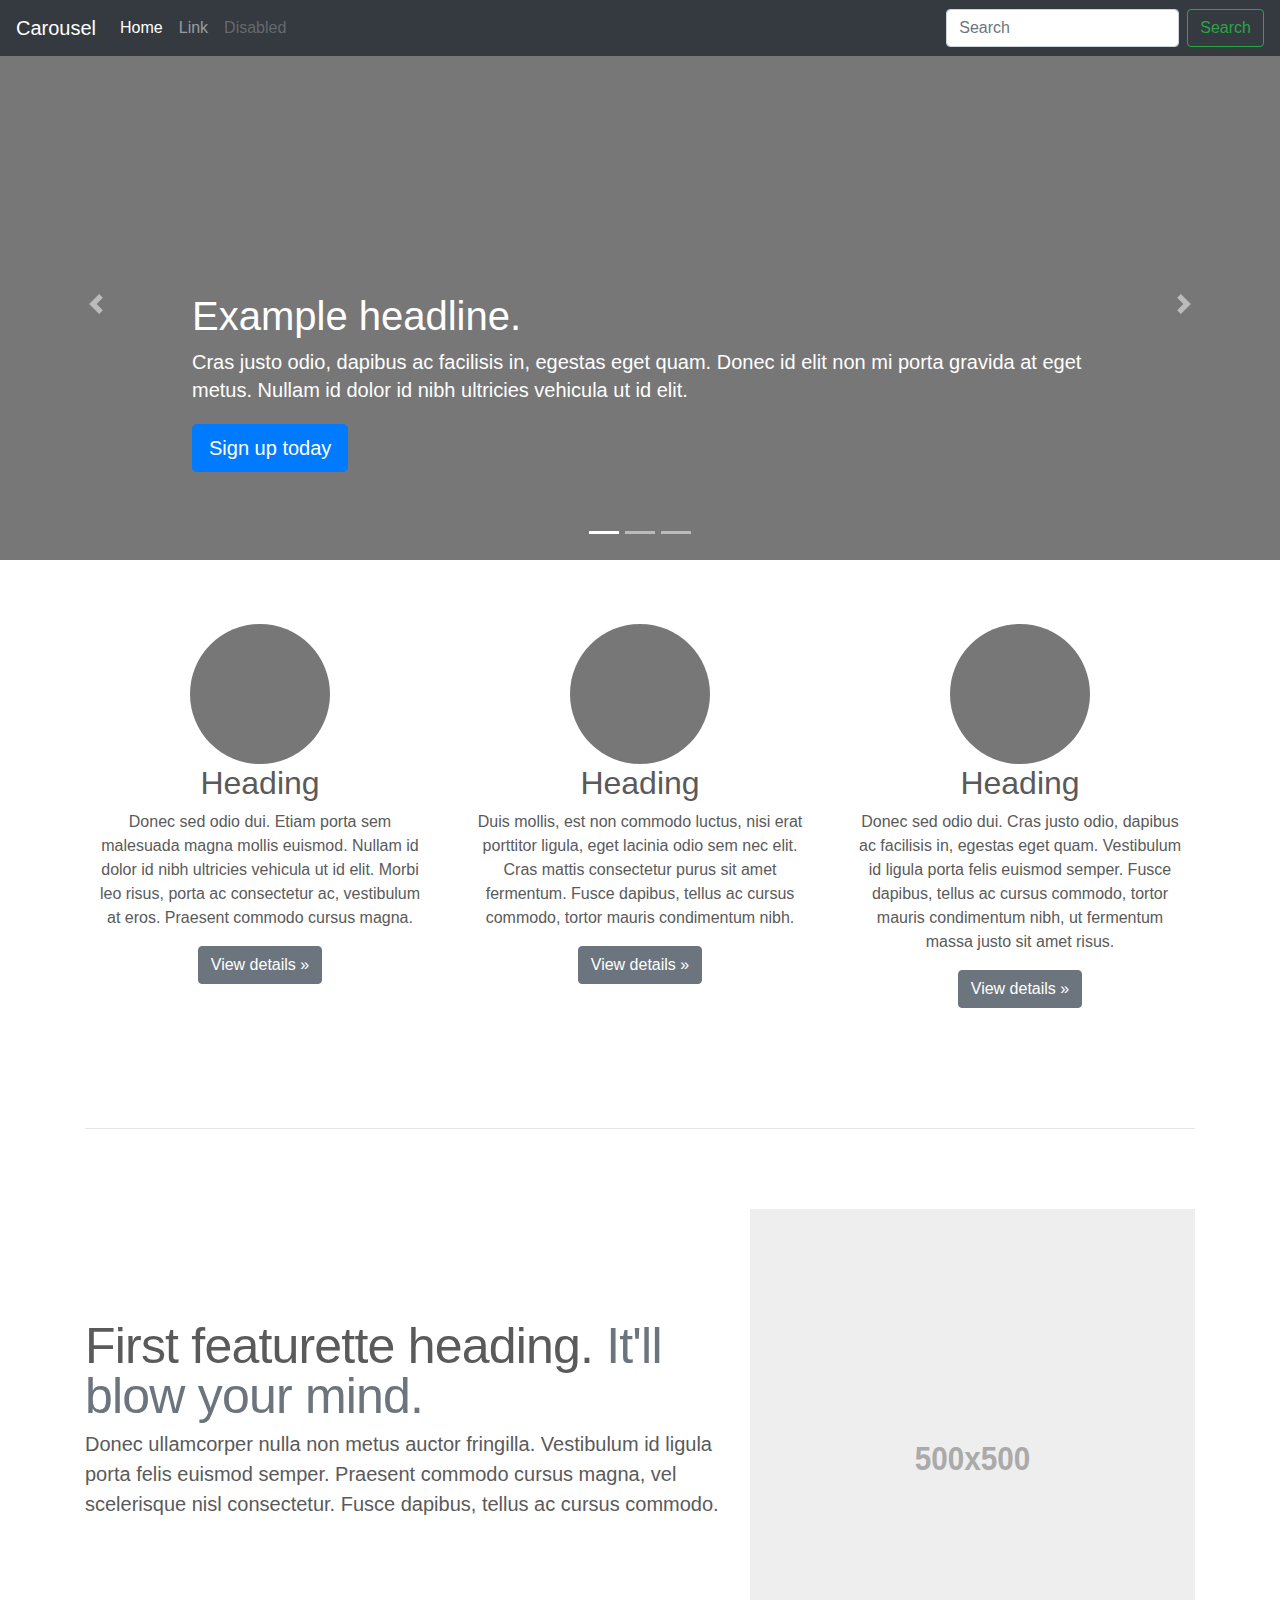
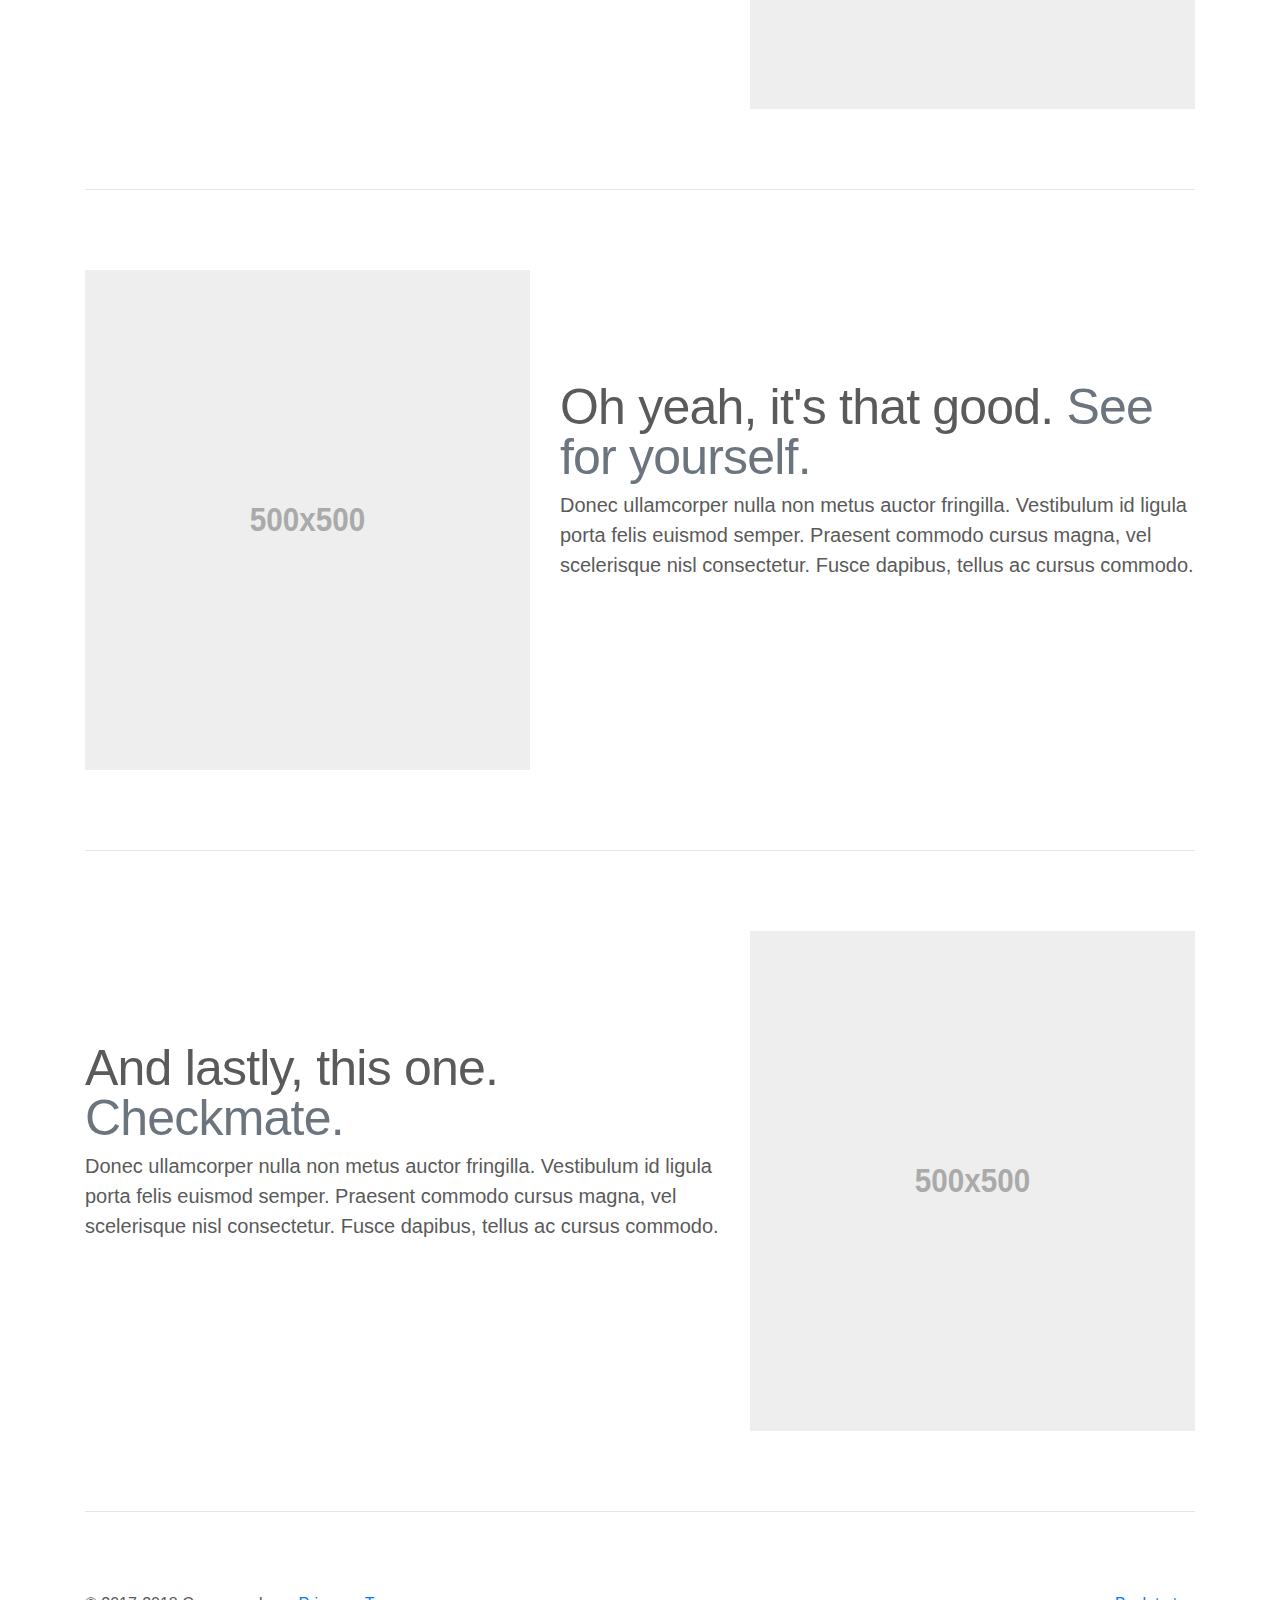
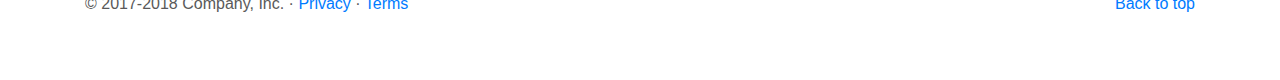
<file: Live SA Bootsrap/bootstrap-4.0.0 source/docs/4.0/examples/carousel/index.html>
<!doctype html>
<html lang="en">
  <head>
    <meta charset="utf-8">
    <meta name="viewport" content="width=device-width, initial-scale=1, shrink-to-fit=no">
    <meta name="description" content="">
    <meta name="author" content="">
    <link rel="icon" href="../../../../favicon.ico">

    <title>Carousel Template for Bootstrap</title>

    <!-- Bootstrap core CSS -->
    <link href="../../../../dist/css/bootstrap.min.css" rel="stylesheet">

    <!-- Custom styles for this template -->
    <link href="carousel.css" rel="stylesheet">
  </head>
  <body>

    <header>
      <nav class="navbar navbar-expand-md navbar-dark fixed-top bg-dark">
        <a class="navbar-brand" href="#">Carousel</a>
        <button class="navbar-toggler" type="button" data-toggle="collapse" data-target="#navbarCollapse" aria-controls="navbarCollapse" aria-expanded="false" aria-label="Toggle navigation">
          <span class="navbar-toggler-icon"></span>
        </button>
        <div class="collapse navbar-collapse" id="navbarCollapse">
          <ul class="navbar-nav mr-auto">
            <li class="nav-item active">
              <a class="nav-link" href="#">Home <span class="sr-only">(current)</span></a>
            </li>
            <li class="nav-item">
              <a class="nav-link" href="#">Link</a>
            </li>
            <li class="nav-item">
              <a class="nav-link disabled" href="#">Disabled</a>
            </li>
          </ul>
          <form class="form-inline mt-2 mt-md-0">
            <input class="form-control mr-sm-2" type="text" placeholder="Search" aria-label="Search">
            <button class="btn btn-outline-success my-2 my-sm-0" type="submit">Search</button>
          </form>
        </div>
      </nav>
    </header>

    <main role="main">

      <div id="myCarousel" class="carousel slide" data-ride="carousel">
        <ol class="carousel-indicators">
          <li data-target="#myCarousel" data-slide-to="0" class="active"></li>
          <li data-target="#myCarousel" data-slide-to="1"></li>
          <li data-target="#myCarousel" data-slide-to="2"></li>
        </ol>
        <div class="carousel-inner">
          <div class="carousel-item active">
            <img class="first-slide" src="[data-uri]" alt="First slide">
            <div class="container">
              <div class="carousel-caption text-left">
                <h1>Example headline.</h1>
                <p>Cras justo odio, dapibus ac facilisis in, egestas eget quam. Donec id elit non mi porta gravida at eget metus. Nullam id dolor id nibh ultricies vehicula ut id elit.</p>
                <p><a class="btn btn-lg btn-primary" href="#" role="button">Sign up today</a></p>
              </div>
            </div>
          </div>
          <div class="carousel-item">
            <img class="second-slide" src="[data-uri]" alt="Second slide">
            <div class="container">
              <div class="carousel-caption">
                <h1>Another example headline.</h1>
                <p>Cras justo odio, dapibus ac facilisis in, egestas eget quam. Donec id elit non mi porta gravida at eget metus. Nullam id dolor id nibh ultricies vehicula ut id elit.</p>
                <p><a class="btn btn-lg btn-primary" href="#" role="button">Learn more</a></p>
              </div>
            </div>
          </div>
          <div class="carousel-item">
            <img class="third-slide" src="[data-uri]" alt="Third slide">
            <div class="container">
              <div class="carousel-caption text-right">
                <h1>One more for good measure.</h1>
                <p>Cras justo odio, dapibus ac facilisis in, egestas eget quam. Donec id elit non mi porta gravida at eget metus. Nullam id dolor id nibh ultricies vehicula ut id elit.</p>
                <p><a class="btn btn-lg btn-primary" href="#" role="button">Browse gallery</a></p>
              </div>
            </div>
          </div>
        </div>
        <a class="carousel-control-prev" href="#myCarousel" role="button" data-slide="prev">
          <span class="carousel-control-prev-icon" aria-hidden="true"></span>
          <span class="sr-only">Previous</span>
        </a>
        <a class="carousel-control-next" href="#myCarousel" role="button" data-slide="next">
          <span class="carousel-control-next-icon" aria-hidden="true"></span>
          <span class="sr-only">Next</span>
        </a>
      </div>


      <!-- Marketing messaging and featurettes
      ================================================== -->
      <!-- Wrap the rest of the page in another container to center all the content. -->

      <div class="container marketing">

        <!-- Three columns of text below the carousel -->
        <div class="row">
          <div class="col-lg-4">
            <img class="rounded-circle" src="[data-uri]" alt="Generic placeholder image" width="140" height="140">
            <h2>Heading</h2>
            <p>Donec sed odio dui. Etiam porta sem malesuada magna mollis euismod. Nullam id dolor id nibh ultricies vehicula ut id elit. Morbi leo risus, porta ac consectetur ac, vestibulum at eros. Praesent commodo cursus magna.</p>
            <p><a class="btn btn-secondary" href="#" role="button">View details &raquo;</a></p>
          </div><!-- /.col-lg-4 -->
          <div class="col-lg-4">
            <img class="rounded-circle" src="[data-uri]" alt="Generic placeholder image" width="140" height="140">
            <h2>Heading</h2>
            <p>Duis mollis, est non commodo luctus, nisi erat porttitor ligula, eget lacinia odio sem nec elit. Cras mattis consectetur purus sit amet fermentum. Fusce dapibus, tellus ac cursus commodo, tortor mauris condimentum nibh.</p>
            <p><a class="btn btn-secondary" href="#" role="button">View details &raquo;</a></p>
          </div><!-- /.col-lg-4 -->
          <div class="col-lg-4">
            <img class="rounded-circle" src="[data-uri]" alt="Generic placeholder image" width="140" height="140">
            <h2>Heading</h2>
            <p>Donec sed odio dui. Cras justo odio, dapibus ac facilisis in, egestas eget quam. Vestibulum id ligula porta felis euismod semper. Fusce dapibus, tellus ac cursus commodo, tortor mauris condimentum nibh, ut fermentum massa justo sit amet risus.</p>
            <p><a class="btn btn-secondary" href="#" role="button">View details &raquo;</a></p>
          </div><!-- /.col-lg-4 -->
        </div><!-- /.row -->


        <!-- START THE FEATURETTES -->

        <hr class="featurette-divider">

        <div class="row featurette">
          <div class="col-md-7">
            <h2 class="featurette-heading">First featurette heading. <span class="text-muted">It'll blow your mind.</span></h2>
            <p class="lead">Donec ullamcorper nulla non metus auctor fringilla. Vestibulum id ligula porta felis euismod semper. Praesent commodo cursus magna, vel scelerisque nisl consectetur. Fusce dapibus, tellus ac cursus commodo.</p>
          </div>
          <div class="col-md-5">
            <img class="featurette-image img-fluid mx-auto" data-src="holder.js/500x500/auto" alt="Generic placeholder image">
          </div>
        </div>

        <hr class="featurette-divider">

        <div class="row featurette">
          <div class="col-md-7 order-md-2">
            <h2 class="featurette-heading">Oh yeah, it's that good. <span class="text-muted">See for yourself.</span></h2>
            <p class="lead">Donec ullamcorper nulla non metus auctor fringilla. Vestibulum id ligula porta felis euismod semper. Praesent commodo cursus magna, vel scelerisque nisl consectetur. Fusce dapibus, tellus ac cursus commodo.</p>
          </div>
          <div class="col-md-5 order-md-1">
            <img class="featurette-image img-fluid mx-auto" data-src="holder.js/500x500/auto" alt="Generic placeholder image">
          </div>
        </div>

        <hr class="featurette-divider">

        <div class="row featurette">
          <div class="col-md-7">
            <h2 class="featurette-heading">And lastly, this one. <span class="text-muted">Checkmate.</span></h2>
            <p class="lead">Donec ullamcorper nulla non metus auctor fringilla. Vestibulum id ligula porta felis euismod semper. Praesent commodo cursus magna, vel scelerisque nisl consectetur. Fusce dapibus, tellus ac cursus commodo.</p>
          </div>
          <div class="col-md-5">
            <img class="featurette-image img-fluid mx-auto" data-src="holder.js/500x500/auto" alt="Generic placeholder image">
          </div>
        </div>

        <hr class="featurette-divider">

        <!-- /END THE FEATURETTES -->

      </div><!-- /.container -->


      <!-- FOOTER -->
      <footer class="container">
        <p class="float-right"><a href="#">Back to top</a></p>
        <p>&copy; 2017-2018 Company, Inc. &middot; <a href="#">Privacy</a> &middot; <a href="#">Terms</a></p>
      </footer>
    </main>

    <!-- Bootstrap core JavaScript
    ================================================== -->
    <!-- Placed at the end of the document so the pages load faster -->
    <script src="https://code.jquery.com/jquery-3.2.1.slim.min.js" integrity="sha384-KJ3o2DKtIkvYIK3UENzmM7KCkRr/rE9/Qpg6aAZGJwFDMVNA/GpGFF93hXpG5KkN" crossorigin="anonymous"></script>
    <script>window.jQuery || document.write('<script src="../../../../assets/js/vendor/jquery-slim.min.js"><\/script>')</script>
    <script src="../../../../assets/js/vendor/popper.min.js"></script>
    <script src="../../../../dist/js/bootstrap.min.js"></script>
    <!-- Just to make our placeholder images work. Don't actually copy the next line! -->
    <script src="../../../../assets/js/vendor/holder.min.js"></script>
  </body>
</html>
</file>
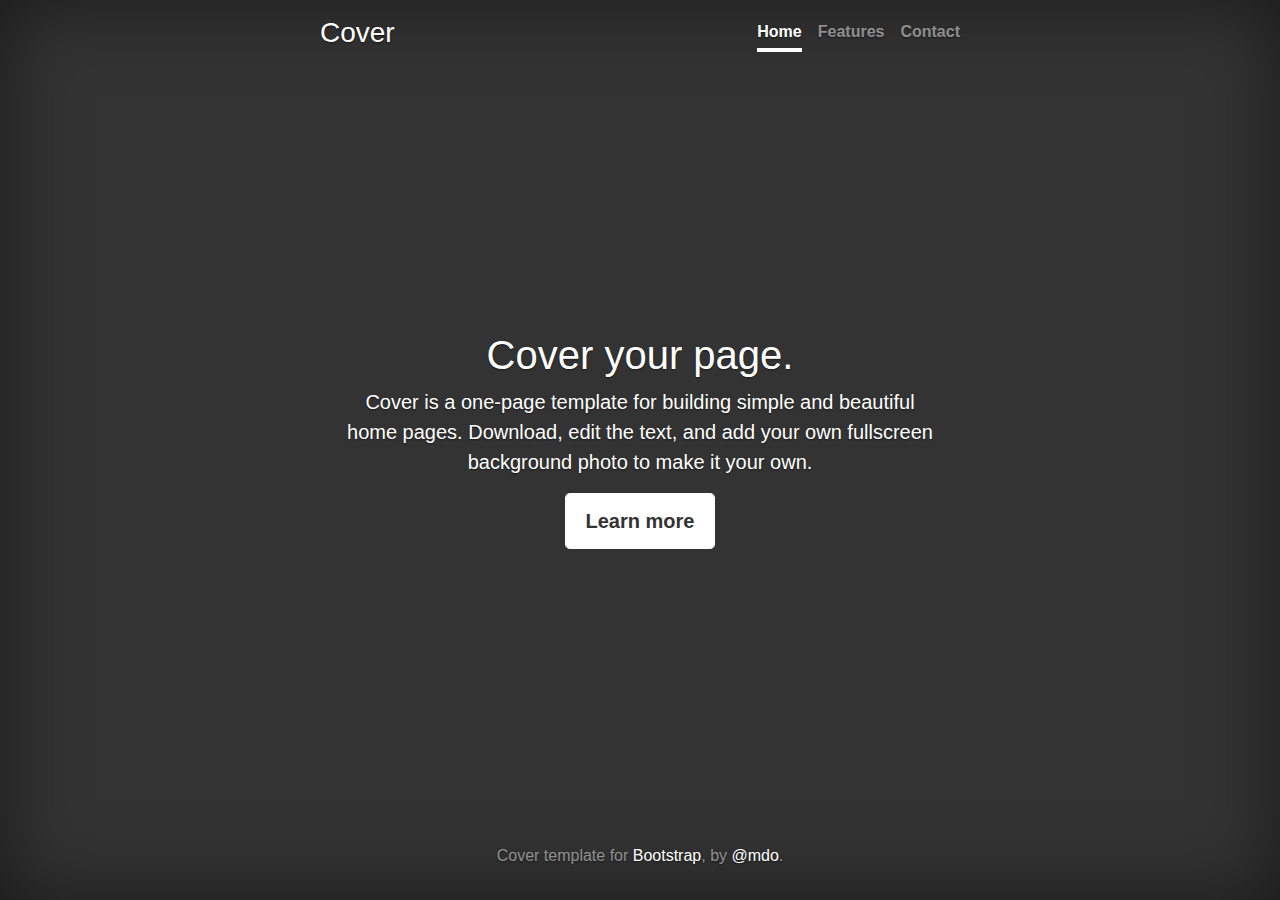
<file: Live SA Bootsrap/bootstrap-4.0.0 source/docs/4.0/examples/cover/index.html>
<!doctype html>
<html lang="en">
  <head>
    <meta charset="utf-8">
    <meta name="viewport" content="width=device-width, initial-scale=1, shrink-to-fit=no">
    <meta name="description" content="">
    <meta name="author" content="">
    <link rel="icon" href="../../../../favicon.ico">

    <title>Cover Template for Bootstrap</title>

    <!-- Bootstrap core CSS -->
    <link href="../../../../dist/css/bootstrap.min.css" rel="stylesheet">

    <!-- Custom styles for this template -->
    <link href="cover.css" rel="stylesheet">
  </head>

  <body class="text-center">

    <div class="cover-container d-flex h-100 p-3 mx-auto flex-column">
      <header class="masthead mb-auto">
        <div class="inner">
          <h3 class="masthead-brand">Cover</h3>
          <nav class="nav nav-masthead justify-content-center">
            <a class="nav-link active" href="#">Home</a>
            <a class="nav-link" href="#">Features</a>
            <a class="nav-link" href="#">Contact</a>
          </nav>
        </div>
      </header>

      <main role="main" class="inner cover">
        <h1 class="cover-heading">Cover your page.</h1>
        <p class="lead">Cover is a one-page template for building simple and beautiful home pages. Download, edit the text, and add your own fullscreen background photo to make it your own.</p>
        <p class="lead">
          <a href="#" class="btn btn-lg btn-secondary">Learn more</a>
        </p>
      </main>

      <footer class="mastfoot mt-auto">
        <div class="inner">
          <p>Cover template for <a href="https://getbootstrap.com/">Bootstrap</a>, by <a href="https://twitter.com/mdo">@mdo</a>.</p>
        </div>
      </footer>
    </div>


    <!-- Bootstrap core JavaScript
    ================================================== -->
    <!-- Placed at the end of the document so the pages load faster -->
    <script src="https://code.jquery.com/jquery-3.2.1.slim.min.js" integrity="sha384-KJ3o2DKtIkvYIK3UENzmM7KCkRr/rE9/Qpg6aAZGJwFDMVNA/GpGFF93hXpG5KkN" crossorigin="anonymous"></script>
    <script>window.jQuery || document.write('<script src="../../../../assets/js/vendor/jquery-slim.min.js"><\/script>')</script>
    <script src="../../../../assets/js/vendor/popper.min.js"></script>
    <script src="../../../../dist/js/bootstrap.min.js"></script>
  </body>
</html>
</file>
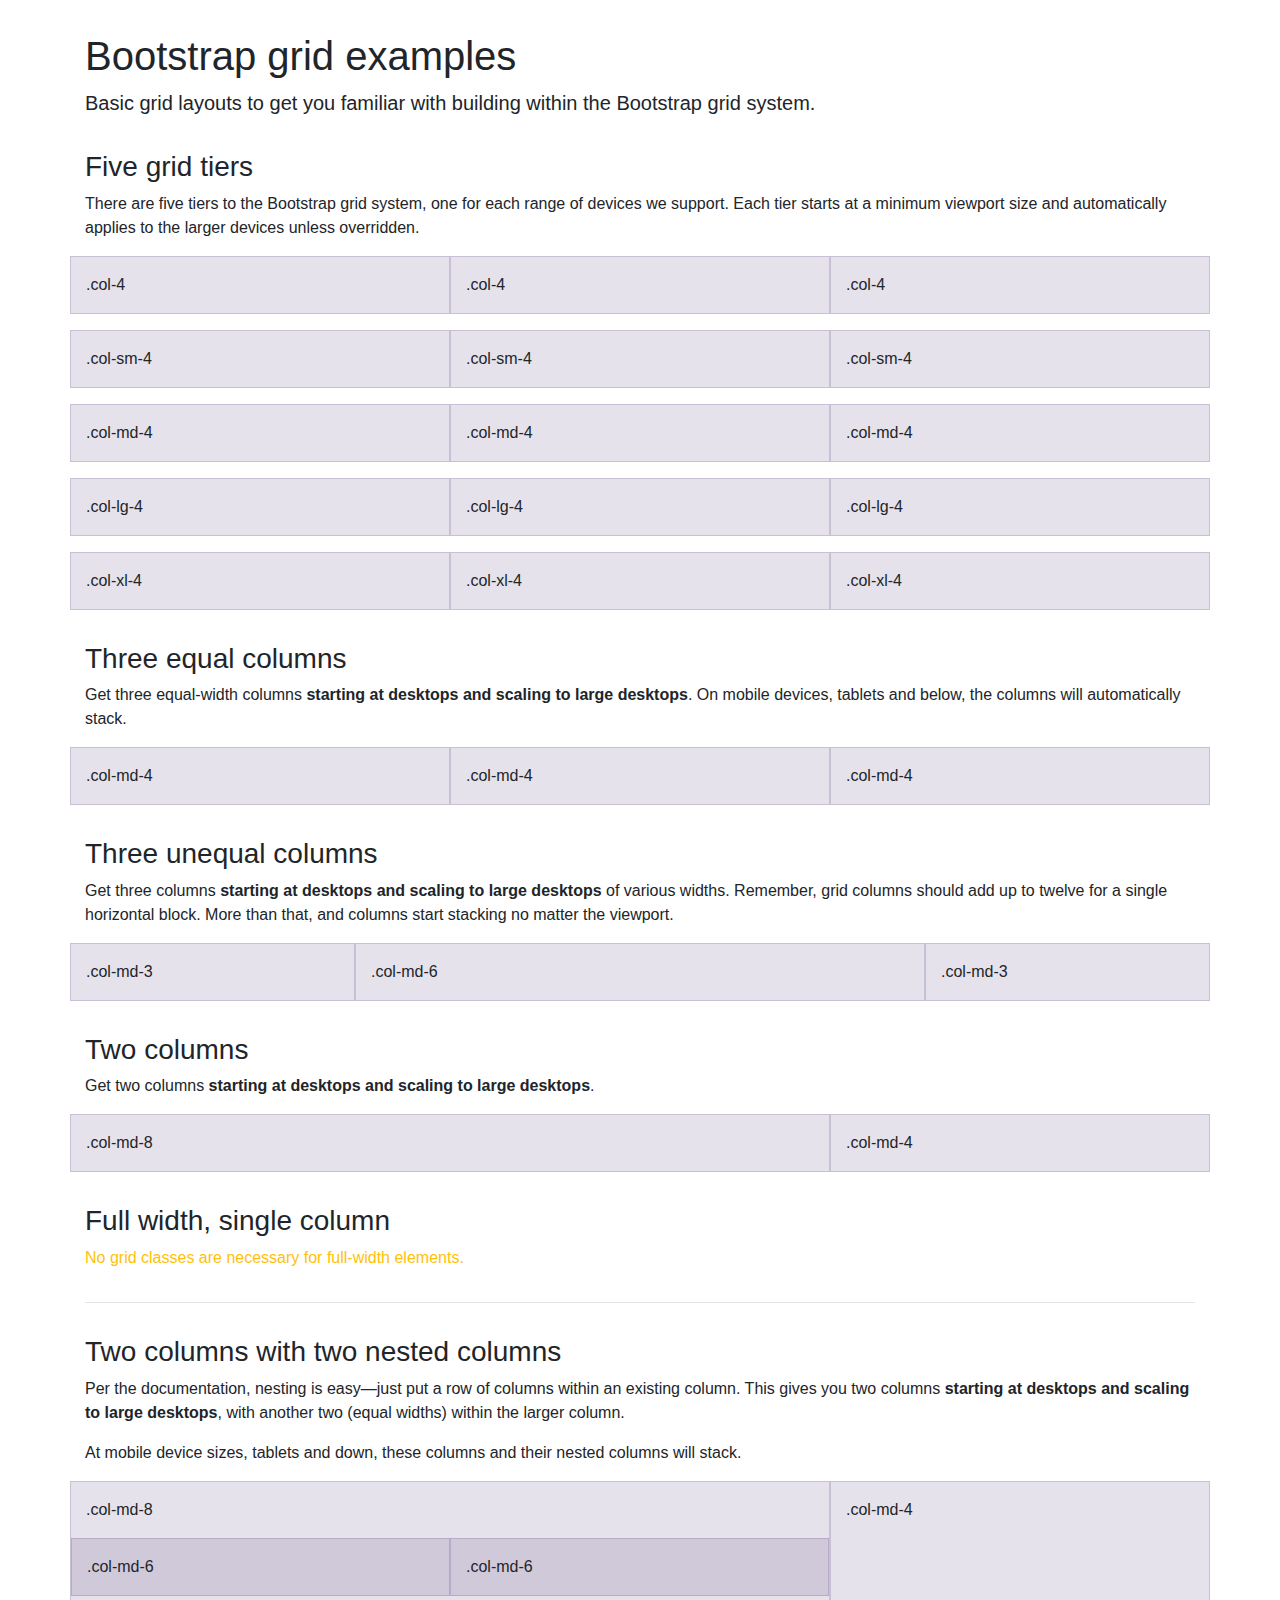
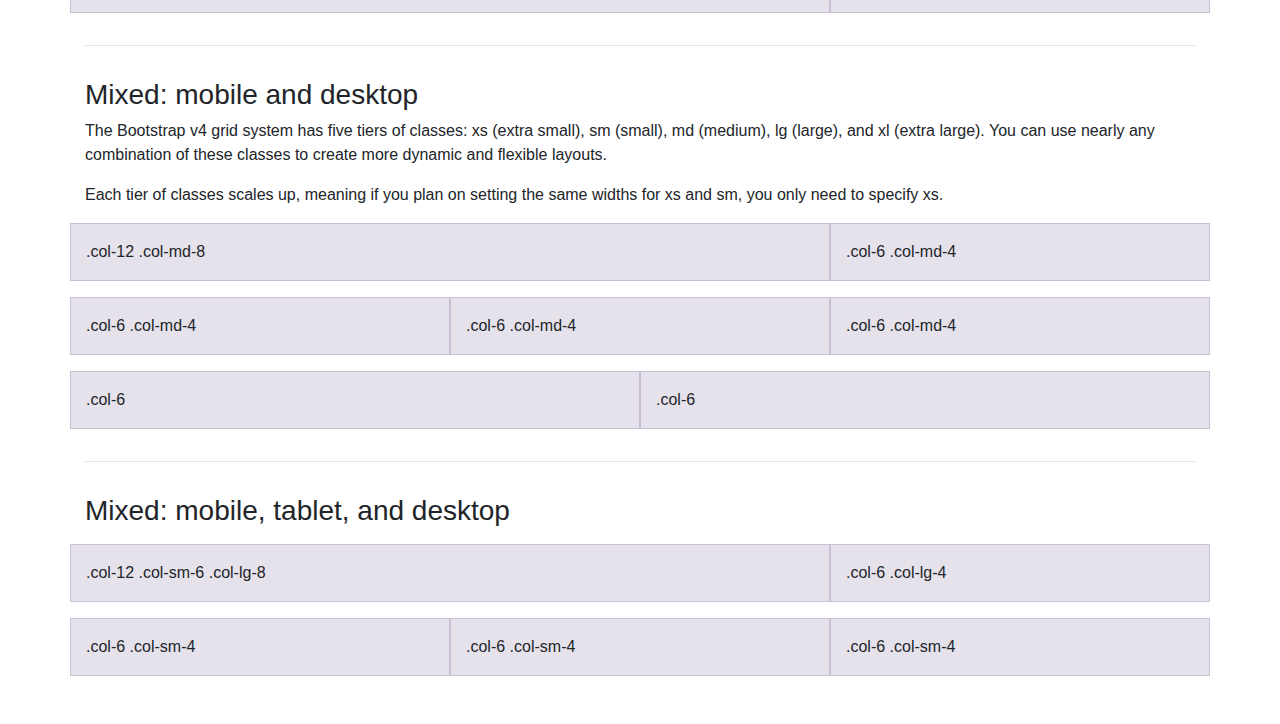
<file: Live SA Bootsrap/bootstrap-4.0.0 source/docs/4.0/examples/grid/index.html>
<!doctype html>
<html lang="en">
  <head>
    <meta charset="utf-8">
    <meta name="viewport" content="width=device-width, initial-scale=1, shrink-to-fit=no">
    <meta name="description" content="">
    <meta name="author" content="">
    <link rel="icon" href="../../../../favicon.ico">

    <title>Grid Template for Bootstrap</title>

    <!-- Bootstrap core CSS -->
    <link href="../../../../dist/css/bootstrap.min.css" rel="stylesheet">

    <!-- Custom styles for this template -->
    <link href="grid.css" rel="stylesheet">
  </head>

  <body>
    <div class="container">

      <h1>Bootstrap grid examples</h1>
      <p class="lead">Basic grid layouts to get you familiar with building within the Bootstrap grid system.</p>

      <h3>Five grid tiers</h3>
      <p>There are five tiers to the Bootstrap grid system, one for each range of devices we support. Each tier starts at a minimum viewport size and automatically applies to the larger devices unless overridden.</p>

      <div class="row">
        <div class="col-4">.col-4</div>
        <div class="col-4">.col-4</div>
        <div class="col-4">.col-4</div>
      </div>

      <div class="row">
        <div class="col-sm-4">.col-sm-4</div>
        <div class="col-sm-4">.col-sm-4</div>
        <div class="col-sm-4">.col-sm-4</div>
      </div>

      <div class="row">
        <div class="col-md-4">.col-md-4</div>
        <div class="col-md-4">.col-md-4</div>
        <div class="col-md-4">.col-md-4</div>
      </div>

      <div class="row">
        <div class="col-lg-4">.col-lg-4</div>
        <div class="col-lg-4">.col-lg-4</div>
        <div class="col-lg-4">.col-lg-4</div>
      </div>

      <div class="row">
        <div class="col-xl-4">.col-xl-4</div>
        <div class="col-xl-4">.col-xl-4</div>
        <div class="col-xl-4">.col-xl-4</div>
      </div>

      <h3>Three equal columns</h3>
      <p>Get three equal-width columns <strong>starting at desktops and scaling to large desktops</strong>. On mobile devices, tablets and below, the columns will automatically stack.</p>
      <div class="row">
        <div class="col-md-4">.col-md-4</div>
        <div class="col-md-4">.col-md-4</div>
        <div class="col-md-4">.col-md-4</div>
      </div>

      <h3>Three unequal columns</h3>
      <p>Get three columns <strong>starting at desktops and scaling to large desktops</strong> of various widths. Remember, grid columns should add up to twelve for a single horizontal block. More than that, and columns start stacking no matter the viewport.</p>
      <div class="row">
        <div class="col-md-3">.col-md-3</div>
        <div class="col-md-6">.col-md-6</div>
        <div class="col-md-3">.col-md-3</div>
      </div>

      <h3>Two columns</h3>
      <p>Get two columns <strong>starting at desktops and scaling to large desktops</strong>.</p>
      <div class="row">
        <div class="col-md-8">.col-md-8</div>
        <div class="col-md-4">.col-md-4</div>
      </div>

      <h3>Full width, single column</h3>
      <p class="text-warning">No grid classes are necessary for full-width elements.</p>

      <hr>

      <h3>Two columns with two nested columns</h3>
      <p>Per the documentation, nesting is easy—just put a row of columns within an existing column. This gives you two columns <strong>starting at desktops and scaling to large desktops</strong>, with another two (equal widths) within the larger column.</p>
      <p>At mobile device sizes, tablets and down, these columns and their nested columns will stack.</p>
      <div class="row">
        <div class="col-md-8">
          .col-md-8
          <div class="row">
            <div class="col-md-6">.col-md-6</div>
            <div class="col-md-6">.col-md-6</div>
          </div>
        </div>
        <div class="col-md-4">.col-md-4</div>
      </div>

      <hr>

      <h3>Mixed: mobile and desktop</h3>
      <p>The Bootstrap v4 grid system has five tiers of classes: xs (extra small), sm (small), md (medium), lg (large), and xl (extra large). You can use nearly any combination of these classes to create more dynamic and flexible layouts.</p>
      <p>Each tier of classes scales up, meaning if you plan on setting the same widths for xs and sm, you only need to specify xs.</p>
      <div class="row">
        <div class="col-12 col-md-8">.col-12 .col-md-8</div>
        <div class="col-6 col-md-4">.col-6 .col-md-4</div>
      </div>
      <div class="row">
        <div class="col-6 col-md-4">.col-6 .col-md-4</div>
        <div class="col-6 col-md-4">.col-6 .col-md-4</div>
        <div class="col-6 col-md-4">.col-6 .col-md-4</div>
      </div>
      <div class="row">
        <div class="col-6">.col-6</div>
        <div class="col-6">.col-6</div>
      </div>

      <hr>

      <h3>Mixed: mobile, tablet, and desktop</h3>
      <p></p>
      <div class="row">
        <div class="col-12 col-sm-6 col-lg-8">.col-12 .col-sm-6 .col-lg-8</div>
        <div class="col-6 col-lg-4">.col-6 .col-lg-4</div>
      </div>
      <div class="row">
        <div class="col-6 col-sm-4">.col-6 .col-sm-4</div>
        <div class="col-6 col-sm-4">.col-6 .col-sm-4</div>
        <div class="col-6 col-sm-4">.col-6 .col-sm-4</div>
      </div>

    </div> <!-- /container -->
  </body>
</html>
</file>
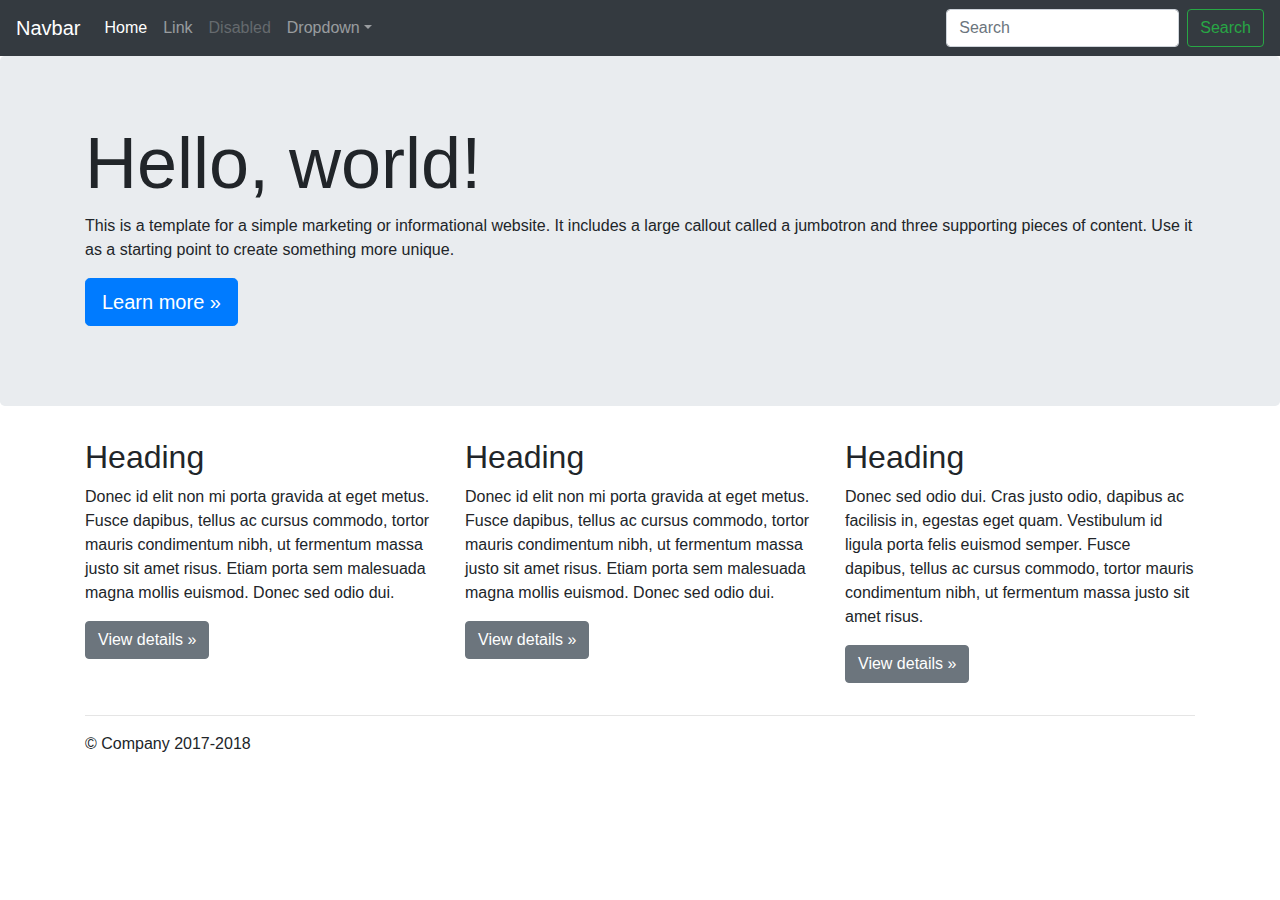
<file: Live SA Bootsrap/bootstrap-4.0.0 source/docs/4.0/examples/jumbotron/index.html>
<!doctype html>
<html lang="en">
  <head>
    <meta charset="utf-8">
    <meta name="viewport" content="width=device-width, initial-scale=1, shrink-to-fit=no">
    <meta name="description" content="">
    <meta name="author" content="">
    <link rel="icon" href="../../../../favicon.ico">

    <title>Jumbotron Template for Bootstrap</title>

    <!-- Bootstrap core CSS -->
    <link href="../../../../dist/css/bootstrap.min.css" rel="stylesheet">

    <!-- Custom styles for this template -->
    <link href="jumbotron.css" rel="stylesheet">
  </head>

  <body>

    <nav class="navbar navbar-expand-md navbar-dark fixed-top bg-dark">
      <a class="navbar-brand" href="#">Navbar</a>
      <button class="navbar-toggler" type="button" data-toggle="collapse" data-target="#navbarsExampleDefault" aria-controls="navbarsExampleDefault" aria-expanded="false" aria-label="Toggle navigation">
        <span class="navbar-toggler-icon"></span>
      </button>

      <div class="collapse navbar-collapse" id="navbarsExampleDefault">
        <ul class="navbar-nav mr-auto">
          <li class="nav-item active">
            <a class="nav-link" href="#">Home <span class="sr-only">(current)</span></a>
          </li>
          <li class="nav-item">
            <a class="nav-link" href="#">Link</a>
          </li>
          <li class="nav-item">
            <a class="nav-link disabled" href="#">Disabled</a>
          </li>
          <li class="nav-item dropdown">
            <a class="nav-link dropdown-toggle" href="http://example.com" id="dropdown01" data-toggle="dropdown" aria-haspopup="true" aria-expanded="false">Dropdown</a>
            <div class="dropdown-menu" aria-labelledby="dropdown01">
              <a class="dropdown-item" href="#">Action</a>
              <a class="dropdown-item" href="#">Another action</a>
              <a class="dropdown-item" href="#">Something else here</a>
            </div>
          </li>
        </ul>
        <form class="form-inline my-2 my-lg-0">
          <input class="form-control mr-sm-2" type="text" placeholder="Search" aria-label="Search">
          <button class="btn btn-outline-success my-2 my-sm-0" type="submit">Search</button>
        </form>
      </div>
    </nav>

    <main role="main">

      <!-- Main jumbotron for a primary marketing message or call to action -->
      <div class="jumbotron">
        <div class="container">
          <h1 class="display-3">Hello, world!</h1>
          <p>This is a template for a simple marketing or informational website. It includes a large callout called a jumbotron and three supporting pieces of content. Use it as a starting point to create something more unique.</p>
          <p><a class="btn btn-primary btn-lg" href="#" role="button">Learn more &raquo;</a></p>
        </div>
      </div>

      <div class="container">
        <!-- Example row of columns -->
        <div class="row">
          <div class="col-md-4">
            <h2>Heading</h2>
            <p>Donec id elit non mi porta gravida at eget metus. Fusce dapibus, tellus ac cursus commodo, tortor mauris condimentum nibh, ut fermentum massa justo sit amet risus. Etiam porta sem malesuada magna mollis euismod. Donec sed odio dui. </p>
            <p><a class="btn btn-secondary" href="#" role="button">View details &raquo;</a></p>
          </div>
          <div class="col-md-4">
            <h2>Heading</h2>
            <p>Donec id elit non mi porta gravida at eget metus. Fusce dapibus, tellus ac cursus commodo, tortor mauris condimentum nibh, ut fermentum massa justo sit amet risus. Etiam porta sem malesuada magna mollis euismod. Donec sed odio dui. </p>
            <p><a class="btn btn-secondary" href="#" role="button">View details &raquo;</a></p>
          </div>
          <div class="col-md-4">
            <h2>Heading</h2>
            <p>Donec sed odio dui. Cras justo odio, dapibus ac facilisis in, egestas eget quam. Vestibulum id ligula porta felis euismod semper. Fusce dapibus, tellus ac cursus commodo, tortor mauris condimentum nibh, ut fermentum massa justo sit amet risus.</p>
            <p><a class="btn btn-secondary" href="#" role="button">View details &raquo;</a></p>
          </div>
        </div>

        <hr>

      </div> <!-- /container -->

    </main>

    <footer class="container">
      <p>&copy; Company 2017-2018</p>
    </footer>

    <!-- Bootstrap core JavaScript
    ================================================== -->
    <!-- Placed at the end of the document so the pages load faster -->
    <script src="https://code.jquery.com/jquery-3.2.1.slim.min.js" integrity="sha384-KJ3o2DKtIkvYIK3UENzmM7KCkRr/rE9/Qpg6aAZGJwFDMVNA/GpGFF93hXpG5KkN" crossorigin="anonymous"></script>
    <script>window.jQuery || document.write('<script src="../../../../assets/js/vendor/jquery-slim.min.js"><\/script>')</script>
    <script src="../../../../assets/js/vendor/popper.min.js"></script>
    <script src="../../../../dist/js/bootstrap.min.js"></script>
  </body>
</html>
</file>
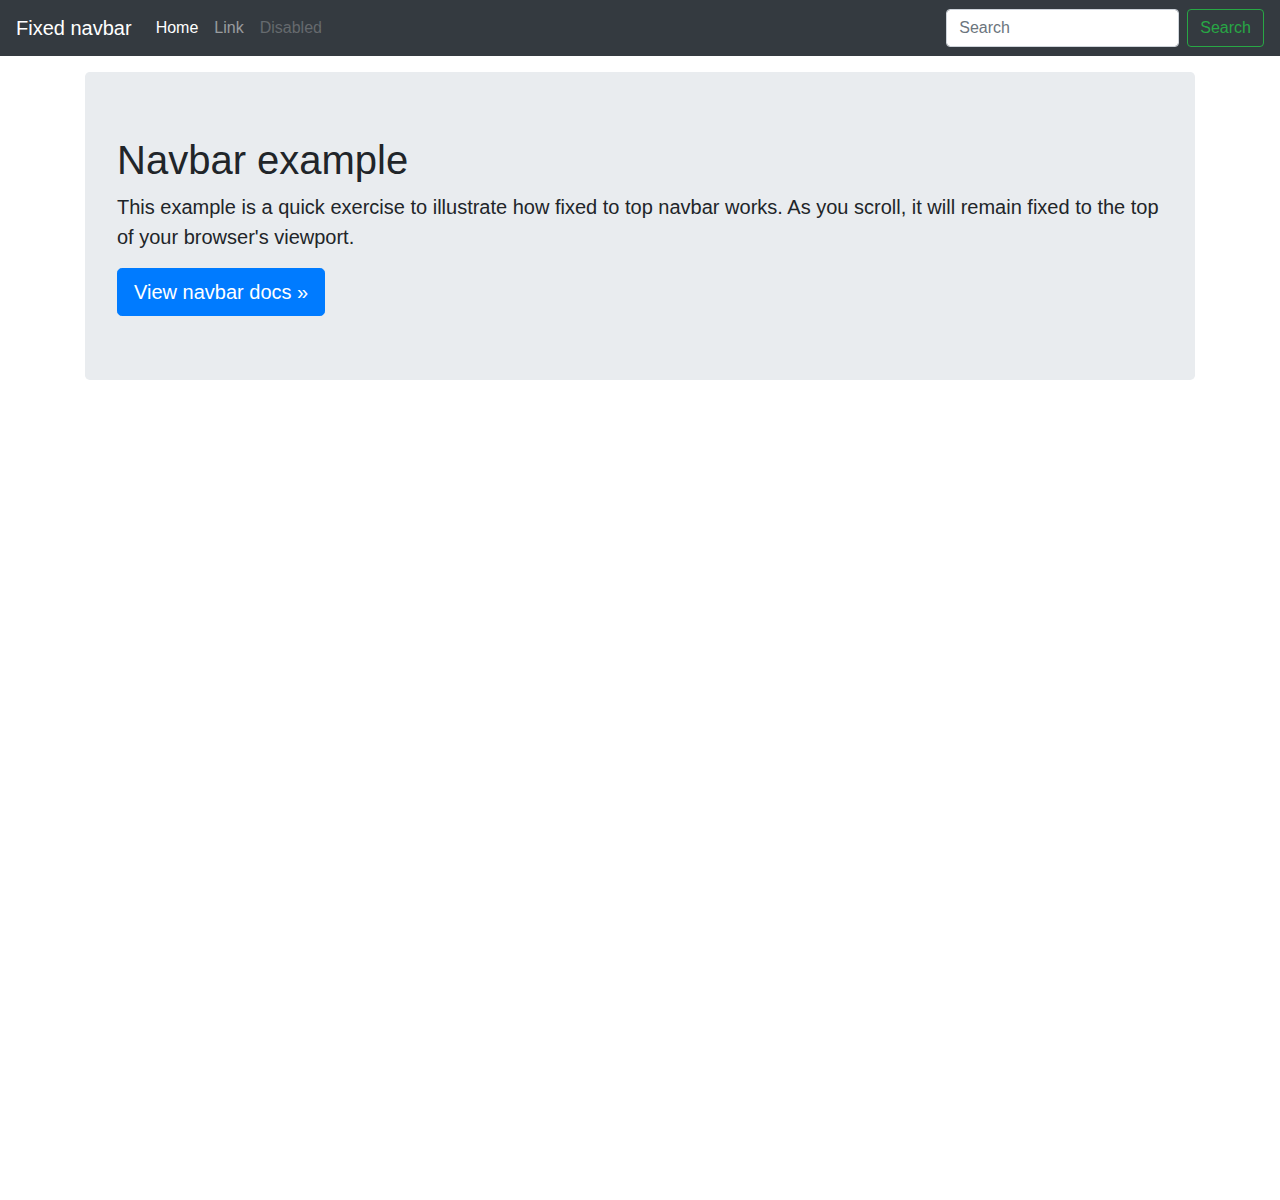
<file: Live SA Bootsrap/bootstrap-4.0.0 source/docs/4.0/examples/navbar-fixed/index.html>
<!doctype html>
<html lang="en">
  <head>
    <meta charset="utf-8">
    <meta name="viewport" content="width=device-width, initial-scale=1, shrink-to-fit=no">
    <meta name="description" content="">
    <meta name="author" content="">
    <link rel="icon" href="../../../../favicon.ico">

    <title>Fixed top navbar example for Bootstrap</title>

    <!-- Bootstrap core CSS -->
    <link href="../../../../dist/css/bootstrap.min.css" rel="stylesheet">

    <!-- Custom styles for this template -->
    <link href="navbar-top-fixed.css" rel="stylesheet">
  </head>

  <body>

    <nav class="navbar navbar-expand-md navbar-dark fixed-top bg-dark">
      <a class="navbar-brand" href="#">Fixed navbar</a>
      <button class="navbar-toggler" type="button" data-toggle="collapse" data-target="#navbarCollapse" aria-controls="navbarCollapse" aria-expanded="false" aria-label="Toggle navigation">
        <span class="navbar-toggler-icon"></span>
      </button>
      <div class="collapse navbar-collapse" id="navbarCollapse">
        <ul class="navbar-nav mr-auto">
          <li class="nav-item active">
            <a class="nav-link" href="#">Home <span class="sr-only">(current)</span></a>
          </li>
          <li class="nav-item">
            <a class="nav-link" href="#">Link</a>
          </li>
          <li class="nav-item">
            <a class="nav-link disabled" href="#">Disabled</a>
          </li>
        </ul>
        <form class="form-inline mt-2 mt-md-0">
          <input class="form-control mr-sm-2" type="text" placeholder="Search" aria-label="Search">
          <button class="btn btn-outline-success my-2 my-sm-0" type="submit">Search</button>
        </form>
      </div>
    </nav>

    <main role="main" class="container">
      <div class="jumbotron">
        <h1>Navbar example</h1>
        <p class="lead">This example is a quick exercise to illustrate how fixed to top navbar works. As you scroll, it will remain fixed to the top of your browser's viewport.</p>
        <a class="btn btn-lg btn-primary" href="../../components/navbar/" role="button">View navbar docs &raquo;</a>
      </div>
    </main>

    <!-- Bootstrap core JavaScript
    ================================================== -->
    <!-- Placed at the end of the document so the pages load faster -->
    <script src="https://code.jquery.com/jquery-3.2.1.slim.min.js" integrity="sha384-KJ3o2DKtIkvYIK3UENzmM7KCkRr/rE9/Qpg6aAZGJwFDMVNA/GpGFF93hXpG5KkN" crossorigin="anonymous"></script>
    <script>window.jQuery || document.write('<script src="../../../../assets/js/vendor/jquery-slim.min.js"><\/script>')</script>
    <script src="../../../../assets/js/vendor/popper.min.js"></script>
    <script src="../../../../dist/js/bootstrap.min.js"></script>
  </body>
</html>
</file>
<file: Live SA Bootsrap/css/style.css>
body{
    padding: 20px;
}
[class*=col-] {
    background-color: aquamarine;
    border: solid 2px black;
    border-radius: 10px;
    line-height: 50px;
    text-align: center;
}
</file>
<file: Live SA Bootsrap/bootstrap-4.0.0 source/docs/4.0/examples/album/album.css>
:root {
  --jumbotron-padding-y: 3rem;
}

.jumbotron {
  padding-top: var(--jumbotron-padding-y);
  padding-bottom: var(--jumbotron-padding-y);
  margin-bottom: 0;
  background-color: #fff;
}
@media (min-width: 768px) {
  .jumbotron {
    padding-top: calc(var(--jumbotron-padding-y) * 2);
    padding-bottom: calc(var(--jumbotron-padding-y) * 2);
  }
}

.jumbotron p:last-child {
  margin-bottom: 0;
}

.jumbotron-heading {
  font-weight: 300;
}

.jumbotron .container {
  max-width: 40rem;
}

footer {
  padding-top: 3rem;
  padding-bottom: 3rem;
}

footer p {
  margin-bottom: .25rem;
}

.box-shadow { box-shadow: 0 .25rem .75rem rgba(0, 0, 0, .05); }
</file>
<file: Live SA Bootsrap/bootstrap-4.0.0 source/docs/4.0/examples/blog/blog.css>
/* stylelint-disable selector-list-comma-newline-after */

.blog-header {
  line-height: 1;
  border-bottom: 1px solid #e5e5e5;
}

.blog-header-logo {
  font-family: "Playfair Display", Georgia, "Times New Roman", serif;
  font-size: 2.25rem;
}

.blog-header-logo:hover {
  text-decoration: none;
}

h1, h2, h3, h4, h5, h6 {
  font-family: "Playfair Display", Georgia, "Times New Roman", serif;
}

.display-4 {
  font-size: 2.5rem;
}
@media (min-width: 768px) {
  .display-4 {
    font-size: 3rem;
  }
}

.nav-scroller {
  position: relative;
  z-index: 2;
  height: 2.75rem;
  overflow-y: hidden;
}

.nav-scroller .nav {
  display: -webkit-box;
  display: -ms-flexbox;
  display: flex;
  -ms-flex-wrap: nowrap;
  flex-wrap: nowrap;
  padding-bottom: 1rem;
  margin-top: -1px;
  overflow-x: auto;
  text-align: center;
  white-space: nowrap;
  -webkit-overflow-scrolling: touch;
}

.nav-scroller .nav-link {
  padding-top: .75rem;
  padding-bottom: .75rem;
  font-size: .875rem;
}

.card-img-right {
  height: 100%;
  border-radius: 0 3px 3px 0;
}

.flex-auto {
  -ms-flex: 0 0 auto;
  -webkit-box-flex: 0;
  flex: 0 0 auto;
}

.h-250 { height: 250px; }
@media (min-width: 768px) {
  .h-md-250 { height: 250px; }
}

.border-top { border-top: 1px solid #e5e5e5; }
.border-bottom { border-bottom: 1px solid #e5e5e5; }

.box-shadow { box-shadow: 0 .25rem .75rem rgba(0, 0, 0, .05); }

/*
 * Blog name and description
 */
.blog-title {
  margin-bottom: 0;
  font-size: 2rem;
  font-weight: 400;
}
.blog-description {
  font-size: 1.1rem;
  color: #999;
}

@media (min-width: 40em) {
  .blog-title {
    font-size: 3.5rem;
  }
}

/* Pagination */
.blog-pagination {
  margin-bottom: 4rem;
}
.blog-pagination > .btn {
  border-radius: 2rem;
}

/*
 * Blog posts
 */
.blog-post {
  margin-bottom: 4rem;
}
.blog-post-title {
  margin-bottom: .25rem;
  font-size: 2.5rem;
}
.blog-post-meta {
  margin-bottom: 1.25rem;
  color: #999;
}

/*
 * Footer
 */
.blog-footer {
  padding: 2.5rem 0;
  color: #999;
  text-align: center;
  background-color: #f9f9f9;
  border-top: .05rem solid #e5e5e5;
}
.blog-footer p:last-child {
  margin-bottom: 0;
}
</file>
<file: Live SA Bootsrap/bootstrap-4.0.0 source/docs/4.0/examples/carousel/carousel.css>
/* GLOBAL STYLES
-------------------------------------------------- */
/* Padding below the footer and lighter body text */

body {
  padding-top: 3rem;
  padding-bottom: 3rem;
  color: #5a5a5a;
}


/* CUSTOMIZE THE CAROUSEL
-------------------------------------------------- */

/* Carousel base class */
.carousel {
  margin-bottom: 4rem;
}
/* Since positioning the image, we need to help out the caption */
.carousel-caption {
  bottom: 3rem;
  z-index: 10;
}

/* Declare heights because of positioning of img element */
.carousel-item {
  height: 32rem;
  background-color: #777;
}
.carousel-item > img {
  position: absolute;
  top: 0;
  left: 0;
  min-width: 100%;
  height: 32rem;
}


/* MARKETING CONTENT
-------------------------------------------------- */

/* Center align the text within the three columns below the carousel */
.marketing .col-lg-4 {
  margin-bottom: 1.5rem;
  text-align: center;
}
.marketing h2 {
  font-weight: 400;
}
.marketing .col-lg-4 p {
  margin-right: .75rem;
  margin-left: .75rem;
}


/* Featurettes
------------------------- */

.featurette-divider {
  margin: 5rem 0; /* Space out the Bootstrap <hr> more */
}

/* Thin out the marketing headings */
.featurette-heading {
  font-weight: 300;
  line-height: 1;
  letter-spacing: -.05rem;
}


/* RESPONSIVE CSS
-------------------------------------------------- */

@media (min-width: 40em) {
  /* Bump up size of carousel content */
  .carousel-caption p {
    margin-bottom: 1.25rem;
    font-size: 1.25rem;
    line-height: 1.4;
  }

  .featurette-heading {
    font-size: 50px;
  }
}

@media (min-width: 62em) {
  .featurette-heading {
    margin-top: 7rem;
  }
}
</file>
<file: Live SA Bootsrap/bootstrap-4.0.0 source/docs/4.0/examples/cover/cover.css>
/*
 * Globals
 */

/* Links */
a,
a:focus,
a:hover {
  color: #fff;
}

/* Custom default button */
.btn-secondary,
.btn-secondary:hover,
.btn-secondary:focus {
  color: #333;
  text-shadow: none; /* Prevent inheritance from `body` */
  background-color: #fff;
  border: .05rem solid #fff;
}


/*
 * Base structure
 */

html,
body {
  height: 100%;
  background-color: #333;
}

body {
  display: -ms-flexbox;
  display: -webkit-box;
  display: flex;
  -ms-flex-pack: center;
  -webkit-box-pack: center;
  justify-content: center;
  color: #fff;
  text-shadow: 0 .05rem .1rem rgba(0, 0, 0, .5);
  box-shadow: inset 0 0 5rem rgba(0, 0, 0, .5);
}

.cover-container {
  max-width: 42em;
}


/*
 * Header
 */
.masthead {
  margin-bottom: 2rem;
}

.masthead-brand {
  margin-bottom: 0;
}

.nav-masthead .nav-link {
  padding: .25rem 0;
  font-weight: 700;
  color: rgba(255, 255, 255, .5);
  background-color: transparent;
  border-bottom: .25rem solid transparent;
}

.nav-masthead .nav-link:hover,
.nav-masthead .nav-link:focus {
  border-bottom-color: rgba(255, 255, 255, .25);
}

.nav-masthead .nav-link + .nav-link {
  margin-left: 1rem;
}

.nav-masthead .active {
  color: #fff;
  border-bottom-color: #fff;
}

@media (min-width: 48em) {
  .masthead-brand {
    float: left;
  }
  .nav-masthead {
    float: right;
  }
}


/*
 * Cover
 */
.cover {
  padding: 0 1.5rem;
}
.cover .btn-lg {
  padding: .75rem 1.25rem;
  font-weight: 700;
}


/*
 * Footer
 */
.mastfoot {
  color: rgba(255, 255, 255, .5);
}
</file>
<file: Live SA Bootsrap/bootstrap-4.0.0 source/docs/4.0/examples/grid/grid.css>
body {
  padding-top: 2rem;
  padding-bottom: 2rem;
}

h3 {
  margin-top: 2rem;
}

.row {
  margin-bottom: 1rem;
}
.row .row {
  margin-top: 1rem;
  margin-bottom: 0;
}
[class*="col-"] {
  padding-top: 1rem;
  padding-bottom: 1rem;
  background-color: rgba(86, 61, 124, .15);
  border: 1px solid rgba(86, 61, 124, .2);
}

hr {
  margin-top: 2rem;
  margin-bottom: 2rem;
}
</file>
<file: Live SA Bootsrap/bootstrap-4.0.0 source/docs/4.0/examples/jumbotron/jumbotron.css>
/* Move down content because we have a fixed navbar that is 3.5rem tall */
body {
  padding-top: 3.5rem;
}
</file>
<file: Live SA Bootsrap/bootstrap-4.0.0 source/docs/4.0/examples/navbar-fixed/navbar-top-fixed.css>
/* Show it is fixed to the top */
body {
  min-height: 75rem;
  padding-top: 4.5rem;
}
</file>
<file: Live SA Bootsrap/bootstrap-4.0.0 source/js/tests/vendor/qunit.css>
/*!
 * QUnit 2.4.1
 * https://qunitjs.com/
 *
 * Copyright jQuery Foundation and other contributors
 * Released under the MIT license
 * https://jquery.org/license
 *
 * Date: 2017-10-22T05:12Z
 */

/** Font Family and Sizes */

#qunit-tests, #qunit-header, #qunit-banner, #qunit-testrunner-toolbar, #qunit-filteredTest, #qunit-userAgent, #qunit-testresult {
	font-family: "Helvetica Neue Light", "HelveticaNeue-Light", "Helvetica Neue", Calibri, Helvetica, Arial, sans-serif;
}

#qunit-testrunner-toolbar, #qunit-filteredTest, #qunit-userAgent, #qunit-testresult, #qunit-tests li { font-size: small; }
#qunit-tests { font-size: smaller; }


/** Resets */

#qunit-tests, #qunit-header, #qunit-banner, #qunit-filteredTest, #qunit-userAgent, #qunit-testresult, #qunit-modulefilter {
	margin: 0;
	padding: 0;
}


/** Header (excluding toolbar) */

#qunit-header {
	padding: 0.5em 0 0.5em 1em;

	color: #8699A4;
	background-color: #0D3349;

	font-size: 1.5em;
	line-height: 1em;
	font-weight: 400;

	border-radius: 5px 5px 0 0;
}

#qunit-header a {
	text-decoration: none;
	color: #C2CCD1;
}

#qunit-header a:hover,
#qunit-header a:focus {
	color: #FFF;
}

#qunit-banner {
	height: 5px;
}

#qunit-filteredTest {
	padding: 0.5em 1em 0.5em 1em;
	color: #366097;
	background-color: #F4FF77;
}

#qunit-userAgent {
	padding: 0.5em 1em 0.5em 1em;
	color: #FFF;
	background-color: #2B81AF;
	text-shadow: rgba(0, 0, 0, 0.5) 2px 2px 1px;
}


/** Toolbar */

#qunit-testrunner-toolbar {
	padding: 0.5em 1em 0.5em 1em;
	color: #5E740B;
	background-color: #EEE;
}

#qunit-testrunner-toolbar .clearfix {
	height: 0;
	clear: both;
}

#qunit-testrunner-toolbar label {
	display: inline-block;
}

#qunit-testrunner-toolbar input[type=checkbox],
#qunit-testrunner-toolbar input[type=radio] {
	margin: 3px;
	vertical-align: -2px;
}

#qunit-testrunner-toolbar input[type=text] {
	box-sizing: border-box;
	height: 1.6em;
}

.qunit-url-config,
.qunit-filter,
#qunit-modulefilter {
	display: inline-block;
	line-height: 2.1em;
}

.qunit-filter,
#qunit-modulefilter {
	float: right;
	position: relative;
	margin-left: 1em;
}

.qunit-url-config label {
	margin-right: 0.5em;
}

#qunit-modulefilter-search {
	box-sizing: border-box;
	width: 400px;
}

#qunit-modulefilter-search-container:after {
	position: absolute;
	right: 0.3em;
	content: "\25bc";
	color: black;
}

#qunit-modulefilter-dropdown {
	/* align with #qunit-modulefilter-search */
	box-sizing: border-box;
	width: 400px;
	position: absolute;
	right: 0;
	top: 50%;
	margin-top: 0.8em;

	border: 1px solid #D3D3D3;
	border-top: none;
	border-radius: 0 0 .25em .25em;
	color: #000;
	background-color: #F5F5F5;
	z-index: 99;
}

#qunit-modulefilter-dropdown a {
	color: inherit;
	text-decoration: none;
}

#qunit-modulefilter-dropdown .clickable.checked {
	font-weight: bold;
	color: #000;
	background-color: #D2E0E6;
}

#qunit-modulefilter-dropdown .clickable:hover {
	color: #FFF;
	background-color: #0D3349;
}

#qunit-modulefilter-actions {
	display: block;
	overflow: auto;

	/* align with #qunit-modulefilter-dropdown-list */
	font: smaller/1.5em sans-serif;
}

#qunit-modulefilter-dropdown #qunit-modulefilter-actions > * {
	box-sizing: border-box;
	max-height: 2.8em;
	display: block;
	padding: 0.4em;
}

#qunit-modulefilter-dropdown #qunit-modulefilter-actions > button {
	float: right;
	font: inherit;
}

#qunit-modulefilter-dropdown #qunit-modulefilter-actions > :last-child {
	/* insert padding to align with checkbox margins */
	padding-left: 3px;
}

#qunit-modulefilter-dropdown-list {
	max-height: 200px;
	overflow-y: auto;
	margin: 0;
	border-top: 2px groove threedhighlight;
	padding: 0.4em 0 0;
	font: smaller/1.5em sans-serif;
}

#qunit-modulefilter-dropdown-list li {
	white-space: nowrap;
	overflow: hidden;
	text-overflow: ellipsis;
}

#qunit-modulefilter-dropdown-list .clickable {
	display: block;
	padding-left: 0.15em;
}


/** Tests: Pass/Fail */

#qunit-tests {
	list-style-position: inside;
}

#qunit-tests li {
	padding: 0.4em 1em 0.4em 1em;
	border-bottom: 1px solid #FFF;
	list-style-position: inside;
}

#qunit-tests > li {
	display: none;
}

#qunit-tests li.running,
#qunit-tests li.pass,
#qunit-tests li.fail,
#qunit-tests li.skipped,
#qunit-tests li.aborted {
	display: list-item;
}

#qunit-tests.hidepass {
	position: relative;
}

#qunit-tests.hidepass li.running,
#qunit-tests.hidepass li.pass:not(.todo) {
	visibility: hidden;
	position: absolute;
	width:   0;
	height:  0;
	padding: 0;
	border:  0;
	margin:  0;
}

#qunit-tests li strong {
	cursor: pointer;
}

#qunit-tests li.skipped strong {
	cursor: default;
}

#qunit-tests li a {
	padding: 0.5em;
	color: #C2CCD1;
	text-decoration: none;
}

#qunit-tests li p a {
	padding: 0.25em;
	color: #6B6464;
}
#qunit-tests li a:hover,
#qunit-tests li a:focus {
	color: #000;
}

#qunit-tests li .runtime {
	float: right;
	font-size: smaller;
}

.qunit-assert-list {
	margin-top: 0.5em;
	padding: 0.5em;

	background-color: #FFF;

	border-radius: 5px;
}

.qunit-source {
	margin: 0.6em 0 0.3em;
}

.qunit-collapsed {
	display: none;
}

#qunit-tests table {
	border-collapse: collapse;
	margin-top: 0.2em;
}

#qunit-tests th {
	text-align: right;
	vertical-align: top;
	padding: 0 0.5em 0 0;
}

#qunit-tests td {
	vertical-align: top;
}

#qunit-tests pre {
	margin: 0;
	white-space: pre-wrap;
	word-wrap: break-word;
}

#qunit-tests del {
	color: #374E0C;
	background-color: #E0F2BE;
	text-decoration: none;
}

#qunit-tests ins {
	color: #500;
	background-color: #FFCACA;
	text-decoration: none;
}

/*** Test Counts */

#qunit-tests b.counts                       { color: #000; }
#qunit-tests b.passed                       { color: #5E740B; }
#qunit-tests b.failed                       { color: #710909; }

#qunit-tests li li {
	padding: 5px;
	background-color: #FFF;
	border-bottom: none;
	list-style-position: inside;
}

/*** Passing Styles */

#qunit-tests li li.pass {
	color: #3C510C;
	background-color: #FFF;
	border-left: 10px solid #C6E746;
}

#qunit-tests .pass                          { color: #528CE0; background-color: #D2E0E6; }
#qunit-tests .pass .test-name               { color: #366097; }

#qunit-tests .pass .test-actual,
#qunit-tests .pass .test-expected           { color: #999; }

#qunit-banner.qunit-pass                    { background-color: #C6E746; }

/*** Failing Styles */

#qunit-tests li li.fail {
	color: #710909;
	background-color: #FFF;
	border-left: 10px solid #EE5757;
	white-space: pre;
}

#qunit-tests > li:last-child {
	border-radius: 0 0 5px 5px;
}

#qunit-tests .fail                          { color: #000; background-color: #EE5757; }
#qunit-tests .fail .test-name,
#qunit-tests .fail .module-name             { color: #000; }

#qunit-tests .fail .test-actual             { color: #EE5757; }
#qunit-tests .fail .test-expected           { color: #008000; }

#qunit-banner.qunit-fail                    { background-color: #EE5757; }


/*** Aborted tests */
#qunit-tests .aborted { color: #000; background-color: orange; }
/*** Skipped tests */

#qunit-tests .skipped {
	background-color: #EBECE9;
}

#qunit-tests .qunit-todo-label,
#qunit-tests .qunit-skipped-label {
	background-color: #F4FF77;
	display: inline-block;
	font-style: normal;
	color: #366097;
	line-height: 1.8em;
	padding: 0 0.5em;
	margin: -0.4em 0.4em -0.4em 0;
}

#qunit-tests .qunit-todo-label {
	background-color: #EEE;
}

/** Result */

#qunit-testresult {
	color: #2B81AF;
	background-color: #D2E0E6;

	border-bottom: 1px solid #FFF;
}
#qunit-testresult .clearfix {
	height: 0;
	clear: both;
}
#qunit-testresult .module-name {
	font-weight: 700;
}
#qunit-testresult-display {
	padding: 0.5em 1em 0.5em 1em;
	width: 85%;
	float:left;
}
#qunit-testresult-controls {
	padding: 0.5em 1em 0.5em 1em;
  width: 10%;
	float:left;
}

/** Fixture */

#qunit-fixture {
	position: absolute;
	top: -10000px;
	left: -10000px;
	width: 1000px;
	height: 1000px;
}
</file>
